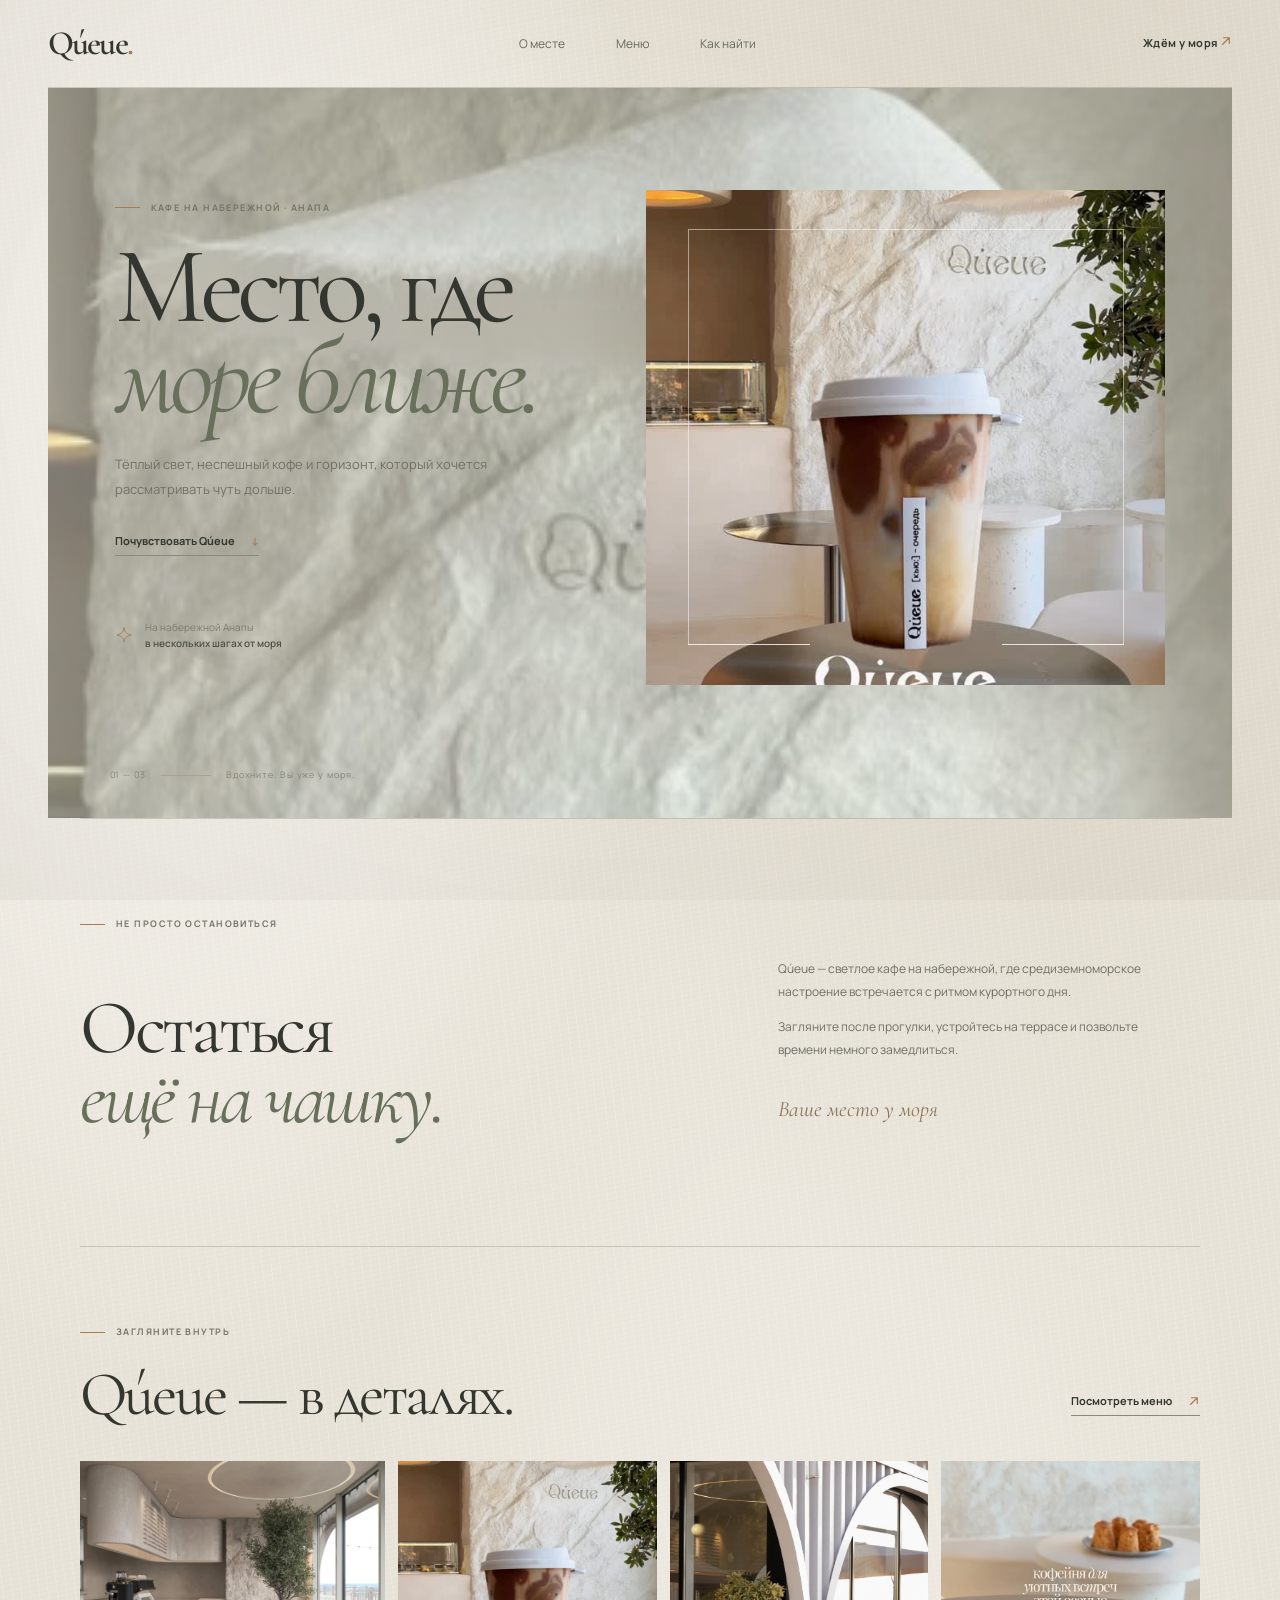
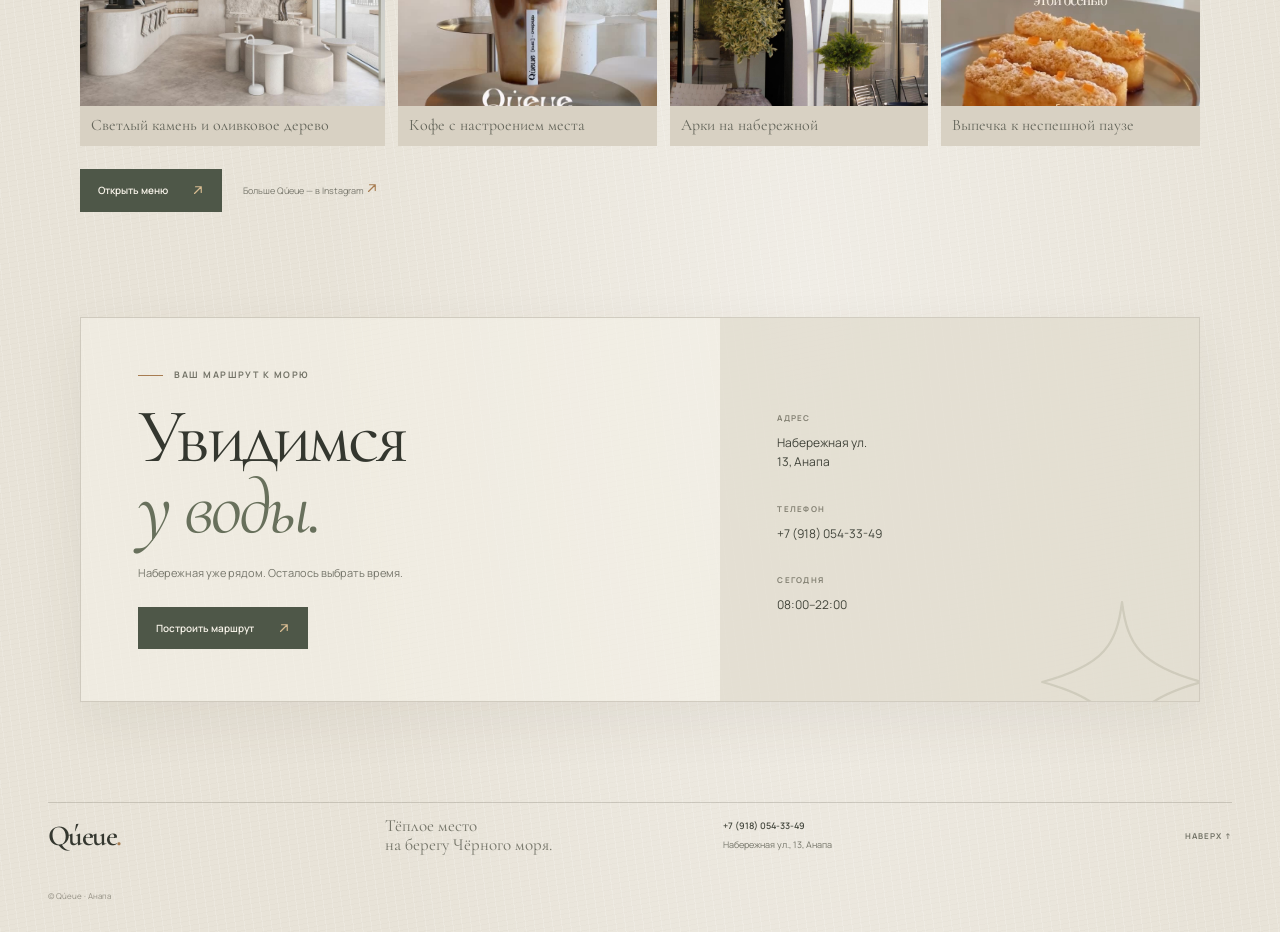
<file: index.html>
<!DOCTYPE html>
<html lang="ru">
<head>
    <meta charset="UTF-8">
    <meta name="viewport" content="width=device-width, initial-scale=1">
    <meta name="theme-color" content="#e9e4d8">
    <meta name="description" content="Qúeue — кофейня на набережной Анапы: кофе, десерты и панини в нескольких шагах от моря. Посмотрите меню и найдите кафе на карте.">
    <link rel="canonical" href="https://nexus-lus.github.io/queue-cafe/">
    <meta property="og:type" content="website">
    <meta property="og:locale" content="ru_RU">
    <meta property="og:site_name" content="Qúeue">
    <meta property="og:title" content="Qúeue — кофейня на набережной Анапы">
    <meta property="og:description" content="Кофе, десерты и панини в нескольких шагах от моря.">
    <meta property="og:url" content="https://nexus-lus.github.io/queue-cafe/">
    <meta property="og:image" content="https://nexus-lus.github.io/queue-cafe/assets/coffee-wall.jpg">
    <title>Qúeue — место, где море ближе</title>
    <script type="application/ld+json">
        {
            "@context": "https://schema.org",
            "@type": "CafeOrCoffeeShop",
            "name": "Qúeue",
            "description": "Кофейня на набережной Анапы с кофе, десертами и панини.",
            "url": "https://nexus-lus.github.io/queue-cafe/",
            "image": "https://nexus-lus.github.io/queue-cafe/assets/coffee-wall.jpg",
            "telephone": "+7-918-054-33-49",
            "address": {
                "@type": "PostalAddress",
                "streetAddress": "Набережная улица, 13",
                "addressLocality": "Анапа",
                "addressRegion": "Краснодарский край",
                "addressCountry": "RU"
            },
            "geo": {
                "@type": "GeoCoordinates",
                "latitude": 44.896053,
                "longitude": 37.310012
            },
            "hasMenu": "https://nexus-lus.github.io/queue-cafe/menu.html",
            "sameAs": [
                "https://www.instagram.com/queueanapa/"
            ]
        }
    </script>
    <link rel="preconnect" href="https://fonts.googleapis.com">
    <link rel="preconnect" href="https://fonts.gstatic.com" crossorigin>
    <link href="https://fonts.googleapis.com/css2?family=Cormorant+Garamond:wght@400;500;600&family=Manrope:wght@400;500;600;700&display=swap" rel="stylesheet">
    <link rel="stylesheet" href="styles.css?v=signature-menu">
    <script src="auth-config.js"></script>
    <script src="script.js" defer></script>
</head>
<body>
    <header class="site-header home-header">
        <a class="wordmark" href="#home" data-brand aria-label="Qúeue — главная">Qúeue<span class="wordmark-dot">.</span></a>
        <nav class="main-nav" aria-label="Основная навигация">
            <a href="#about">О месте</a>
            <a href="menu.html">Меню</a>
            <a href="#visit">Как найти</a>
        </nav>
        <a class="header-cta" href="https://yandex.ru/maps/?rtext=~44.896053%2C37.310012&amp;rtt=auto" target="_blank" rel="noreferrer">Ждём у моря <span class="arrow-icon" aria-hidden="true"><svg viewBox="0 0 12 12"><path d="M2.5 9.5 9.25 2.75M3.5 2.75h5.75V8.5"/></svg></span></a>
    </header>

    <main>
        <section class="hero" id="home">
            <div class="hero-copy">
                <p class="eyebrow"><span class="eyebrow-line"></span> КАФЕ НА НАБЕРЕЖНОЙ · АНАПА</p>
                <h1 data-title>Место,<br>где море <em>ближе.</em></h1>
                <p class="hero-description" data-subtitle>Тёплый свет, неспешный кофе и горизонт, который хочется рассматривать чуть дольше.</p>
                <a class="text-link" href="#about">Почувствовать Qúeue <span aria-hidden="true">↓</span></a>
                <div class="hero-note">
                    <span class="note-mark" aria-hidden="true"><svg viewBox="0 0 24 24"><path d="M12 2.5c.7 5.3 2.2 7.3 9.5 9.5-7.3 2.2-8.8 4.2-9.5 9.5-.7-5.3-2.2-7.3-9.5-9.5 7.3-2.2 8.8-4.2 9.5-9.5Z"/></svg></span>
                    <span>На набережной Анапы<br><strong>в нескольких шагах от моря</strong></span>
                </div>
            </div>

            <div class="hero-art">
                <img src="assets/coffee-wall.jpg" alt="Кофе Qúeue на фоне фактурной стены кафе" fetchpriority="high" decoding="async">
                <span class="hero-frame-line hero-frame-line-left" aria-hidden="true"></span>
                <span class="hero-frame-line hero-frame-line-right" aria-hidden="true"></span>
            </div>
            <div class="hero-bottom"><span>01 — 03</span><span class="bottom-rule"></span><span>Вдохните. Вы уже у моря.</span></div>
        </section>

        <section class="intro section-wrap" id="about">
            <p class="eyebrow"><span class="eyebrow-line"></span> НЕ ПРОСТО ОСТАНОВИТЬСЯ</p>
            <div class="intro-grid">
                <h2>Остаться<br><em>ещё на чашку.</em></h2>
                <div class="intro-copy">
                    <p>Qúeue — светлое кафе на набережной, где средиземноморское настроение встречается с ритмом курортного дня.</p>
                    <p>Загляните после прогулки, устройтесь на террасе и позвольте времени немного замедлиться.</p>
                    <span class="signature">Ваше место у моря</span>
                </div>
            </div>
        </section>

        <section class="photo-story section-wrap" id="photos">
            <div class="section-heading">
                <div>
                    <p class="eyebrow"><span class="eyebrow-line"></span> ЗАГЛЯНИТЕ ВНУТРЬ</p>
                    <h2>Qúeue — в деталях.</h2>
                </div>
                <a class="text-link menu-inline-link" href="menu.html">Посмотреть меню <span class="arrow-icon" aria-hidden="true"><svg viewBox="0 0 12 12"><path d="M2.5 9.5 9.25 2.75M3.5 2.75h5.75V8.5"/></svg></span></a>
            </div>
            <div class="photo-grid">
                <figure class="photo-tile photo-interior">
                    <img src="assets/cafe-interior.jpg" alt="Светлый интерьер Qúeue с оливковым деревом" loading="eager" decoding="async" fetchpriority="low">
                    <figcaption>Светлый камень и оливковое дерево</figcaption>
                </figure>
                <figure class="photo-tile photo-coffee">
                    <img src="assets/coffee-wall.jpg" alt="Фирменный кофе Qúeue у фактурной стены" loading="eager" decoding="async" fetchpriority="low">
                    <figcaption>Кофе с настроением места</figcaption>
                </figure>
                <figure class="photo-tile photo-exterior">
                    <img src="assets/terrace.jpg" alt="Арки и вход в кафе Qúeue" loading="eager" decoding="async" fetchpriority="low">
                    <figcaption>Арки на набережной</figcaption>
                </figure>
                <figure class="photo-tile photo-pastries">
                    <img src="assets/pastries.jpg" alt="Свежая выпечка и десерты Qúeue" loading="eager" decoding="async" fetchpriority="low">
                    <figcaption>Выпечка к неспешной паузе</figcaption>
                </figure>
            </div>
            <a class="button-link photo-menu-button" href="menu.html">Открыть меню <span class="arrow-icon" aria-hidden="true"><svg viewBox="0 0 12 12"><path d="M2.5 9.5 9.25 2.75M3.5 2.75h5.75V8.5"/></svg></span></a>
            <a class="instagram-link" href="https://www.instagram.com/queueanapa/" target="_blank" rel="noreferrer">Больше Qúeue — в Instagram <span class="arrow-icon" aria-hidden="true"><svg viewBox="0 0 12 12"><path d="M2.5 9.5 9.25 2.75M3.5 2.75h5.75V8.5"/></svg></span></a>
        </section>

        <section class="visit section-wrap" id="visit">
            <div class="visit-card">
                <div class="visit-main">
                    <p class="eyebrow"><span class="eyebrow-line"></span> ВАШ МАРШРУТ К МОРЮ</p>
                    <h2>Увидимся<br><em>у воды.</em></h2>
                    <p class="visit-invitation">Набережная уже рядом. Осталось выбрать время.</p>
                    <a class="button-link" href="https://yandex.ru/maps/?rtext=~44.896053%2C37.310012&amp;rtt=auto" target="_blank" rel="noreferrer">Построить маршрут <span class="arrow-icon" aria-hidden="true"><svg viewBox="0 0 12 12"><path d="M2.5 9.5 9.25 2.75M3.5 2.75h5.75V8.5"/></svg></span></a>
                </div>
                <div class="visit-details">
                    <div class="detail-block">
                        <span class="detail-label">АДРЕС</span>
                        <p data-address>Набережная ул., 13<br>Анапа</p>
                    </div>
                    <div class="detail-block">
                        <span class="detail-label">ТЕЛЕФОН</span>
                        <a data-phone-link href="tel:+79180543349" data-phone>+7 (918) 054-33-49</a>
                    </div>
                    <div class="detail-block">
                        <span class="detail-label">СЕГОДНЯ</span>
                        <p data-hours>08:00–22:00</p>
                    </div>
                    <span class="visit-flower" aria-hidden="true"><svg viewBox="0 0 100 100"><path d="M50 8c2.8 22 9.2 33.2 42 42-32.8 8.8-39.2 20-42 42-2.8-22-9.2-33.2-42-42C40.8 41.2 47.2 30 50 8Z"/></svg></span>
                </div>
            </div>
        </section>
    </main>

    <footer class="site-footer">
        <a class="wordmark footer-wordmark" href="#home" data-brand>Qúeue<span class="wordmark-dot">.</span></a>
        <p>Тёплое место<br>на берегу Чёрного моря.</p>
        <div class="footer-contact">
            <a data-phone-link href="tel:+79180543349" data-phone>+7 (918) 054-33-49</a>
            <span data-address>Набережная ул., 13, Анапа</span>
        </div>
        <a class="back-top" href="#home">НАВЕРХ ↑</a>
        <span class="footer-copy">© Qúeue · Анапа</span>
    </footer>
</body>
</html>
</file>
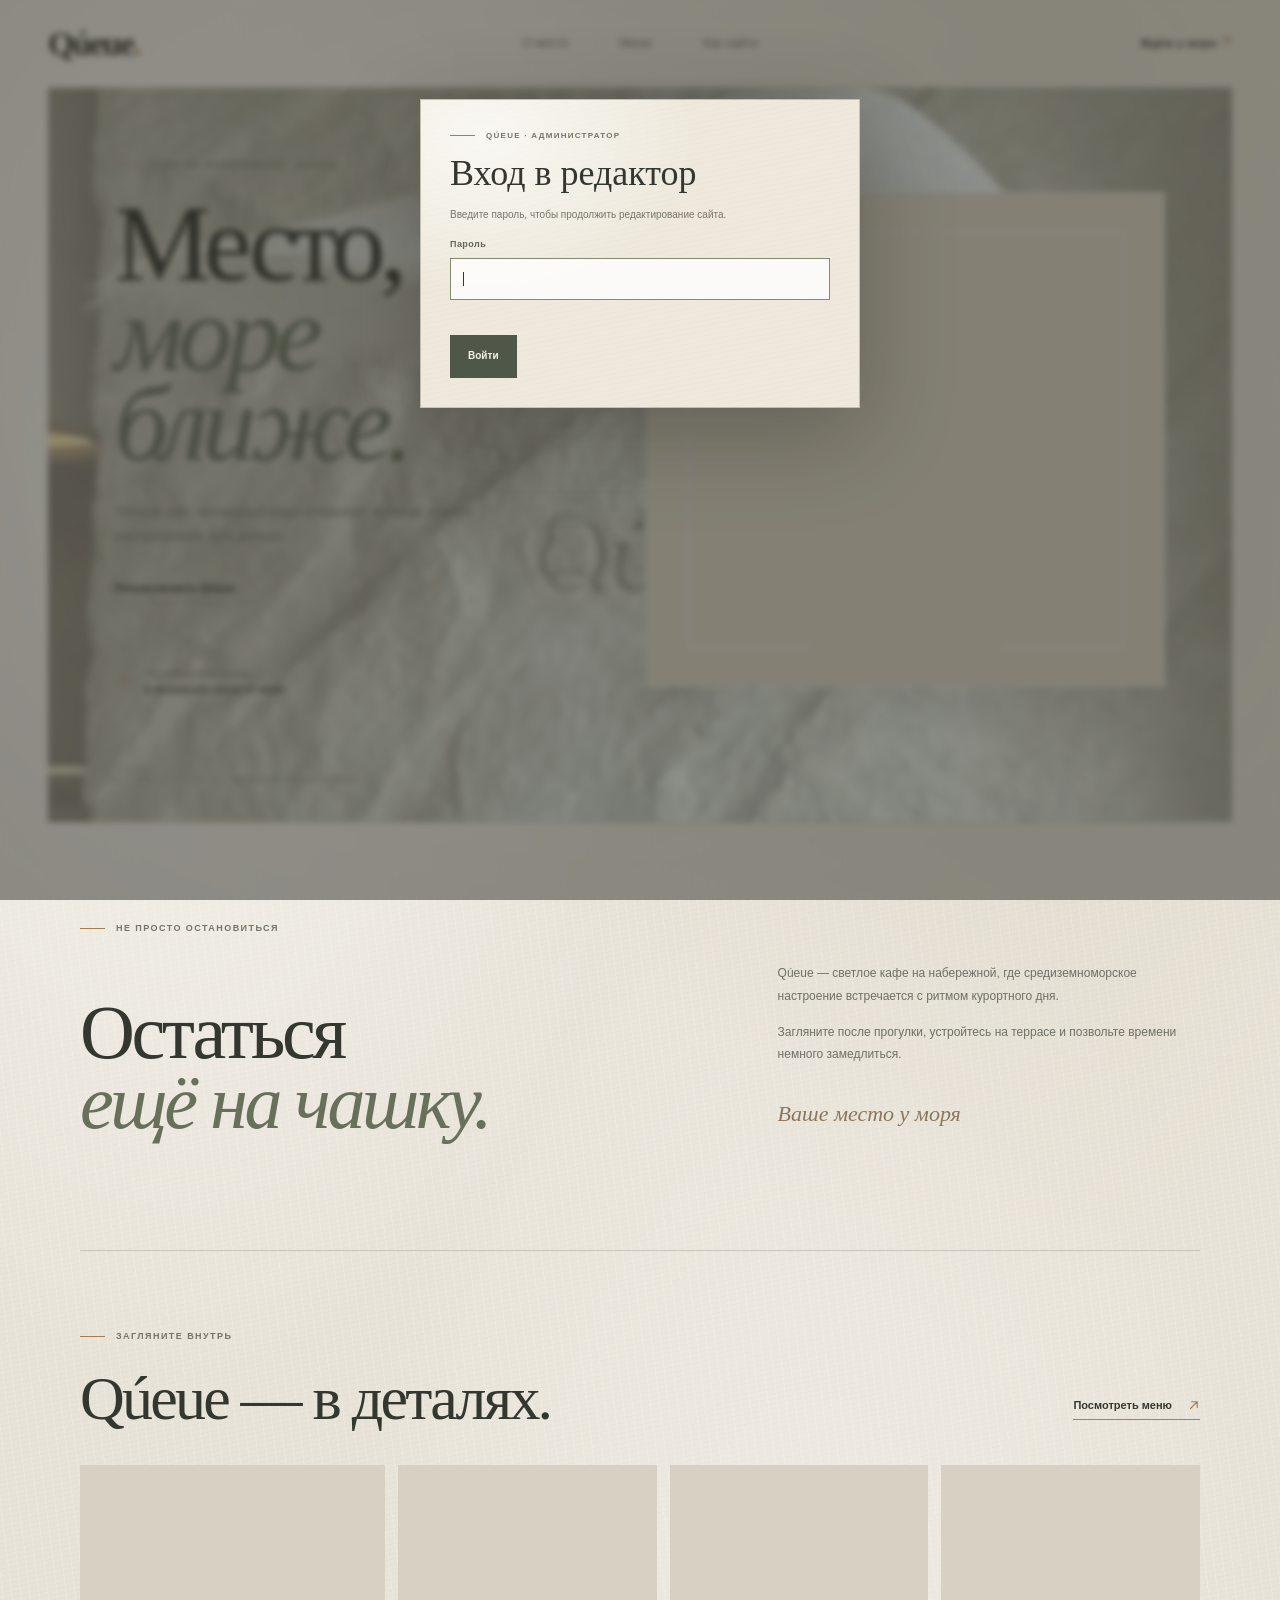
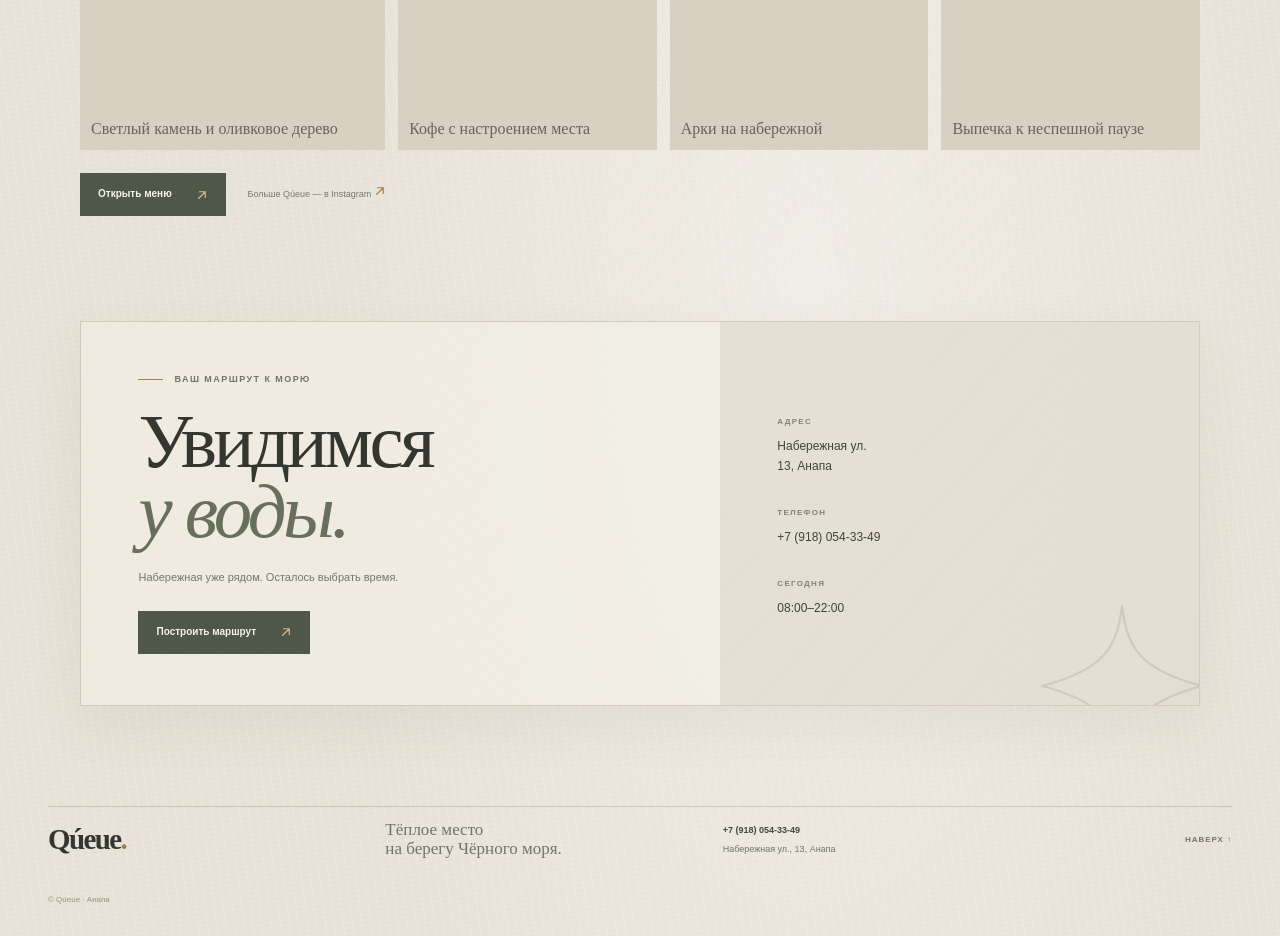
<file: admin.html>
<!DOCTYPE html>
<html lang="ru">
<head>
    <meta charset="UTF-8">
    <meta name="viewport" content="width=device-width, initial-scale=1">
    <meta http-equiv="refresh" content="0;url=index.html?admin=1">
    <meta name="theme-color" content="#e9e4d8">
    <title>Режим редактирования — Qúeue</title>
</head>
<body>
    <p>Открываем редактор сайта Qúeue…</p>
    <p><a href="index.html?admin=1">Если страница не открылась, нажмите здесь.</a></p>
</body>
</html>
</file>
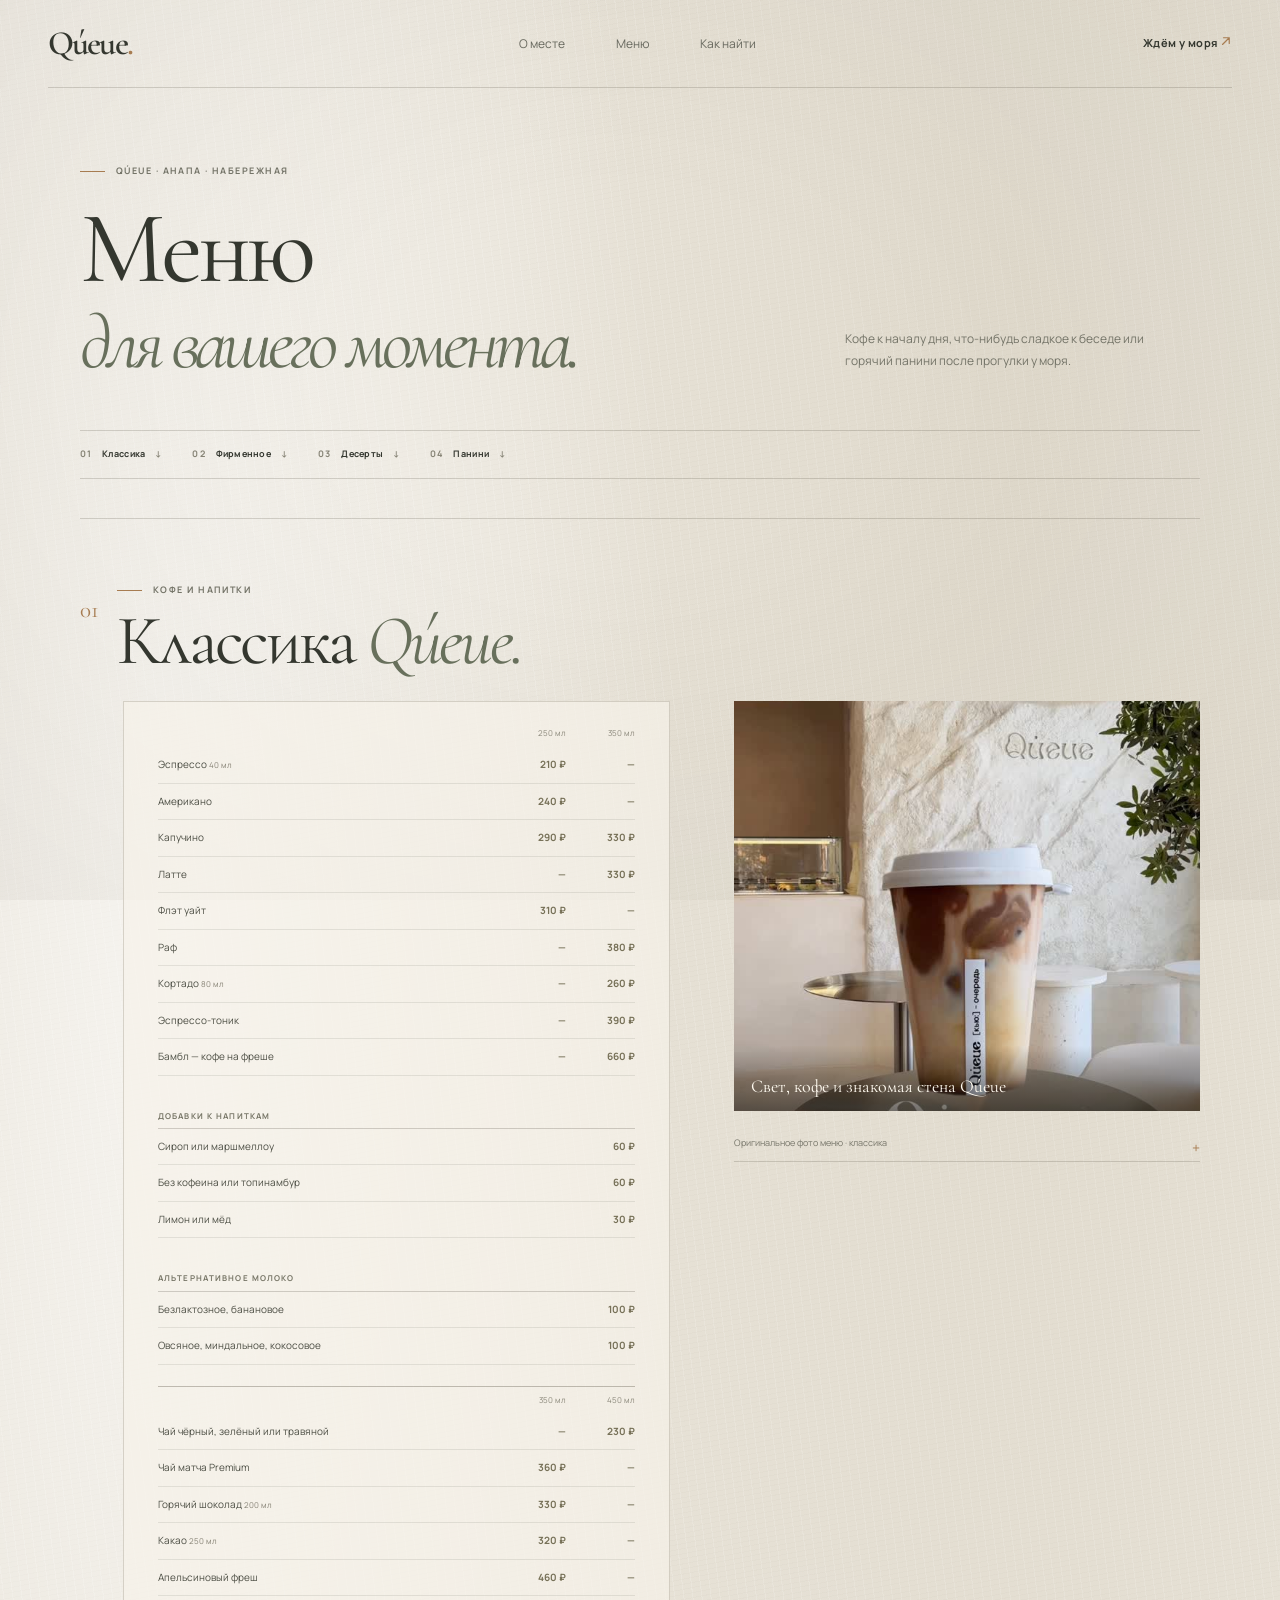
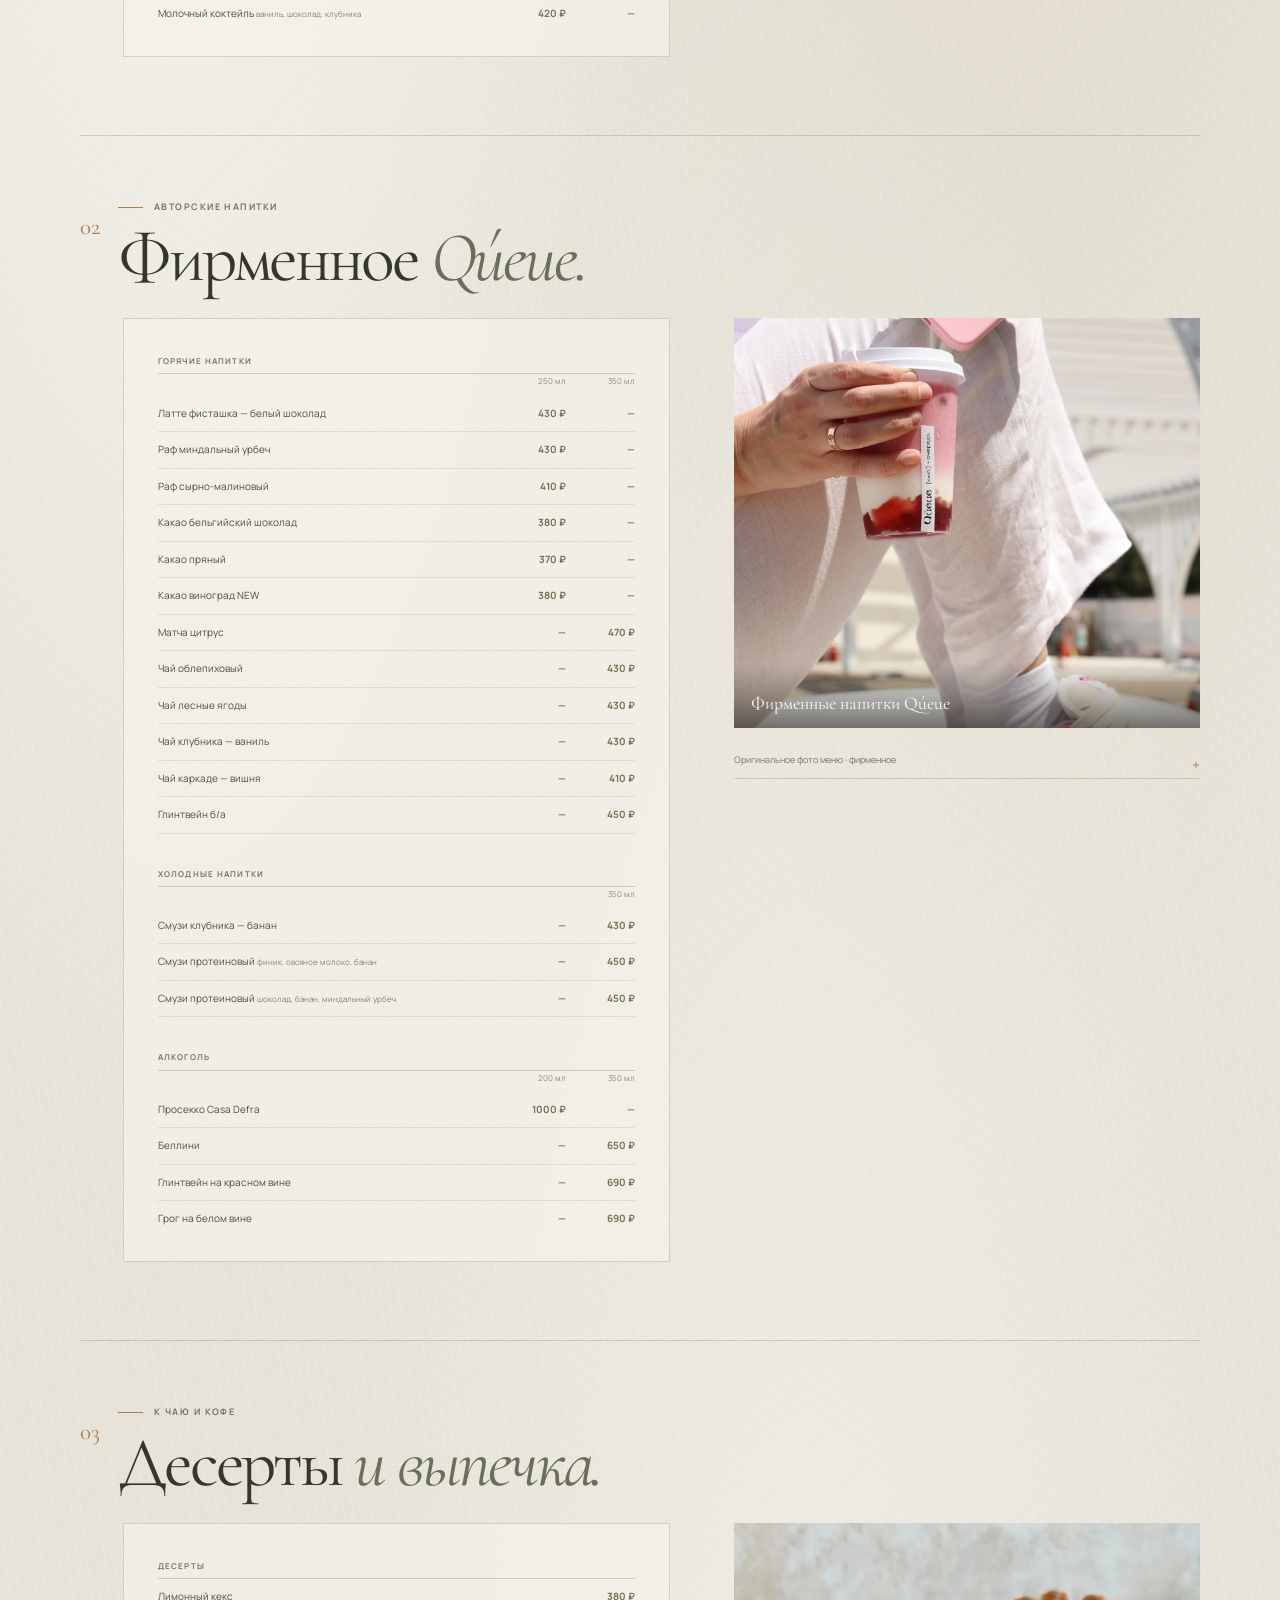
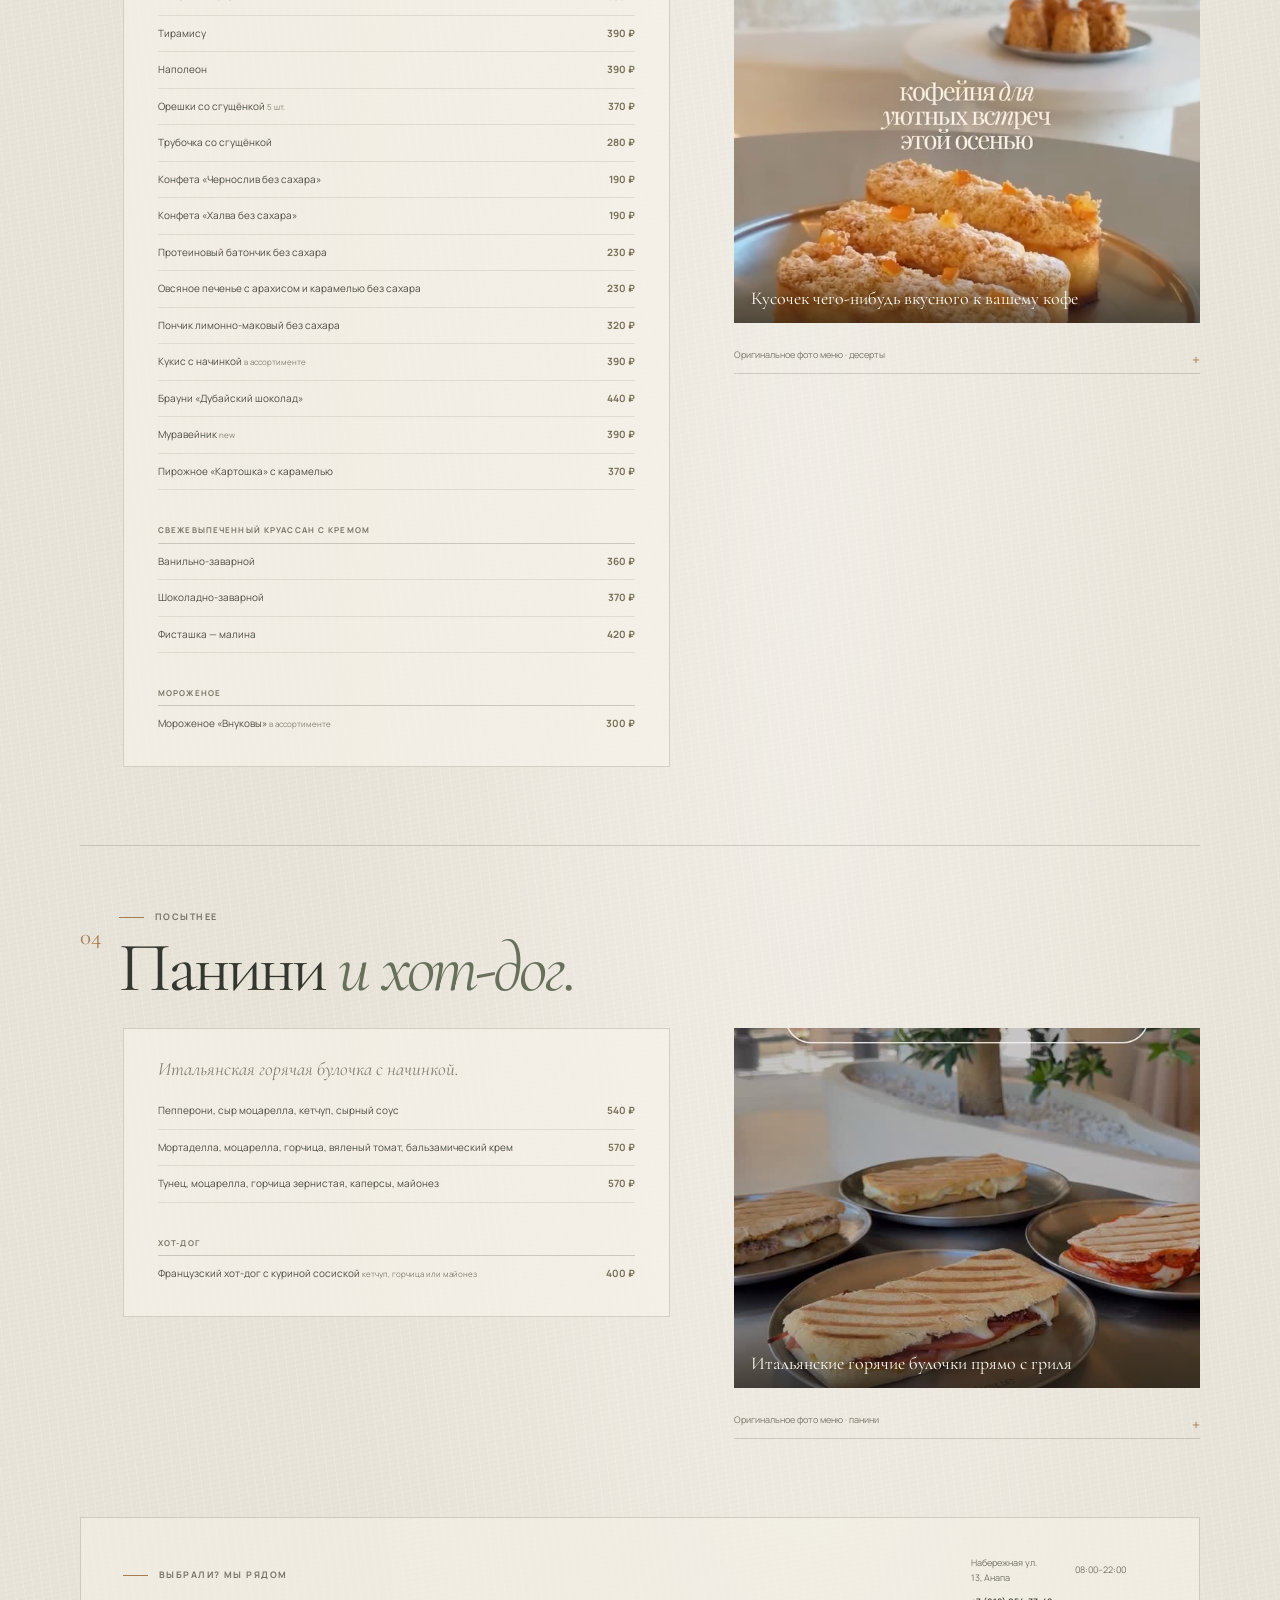
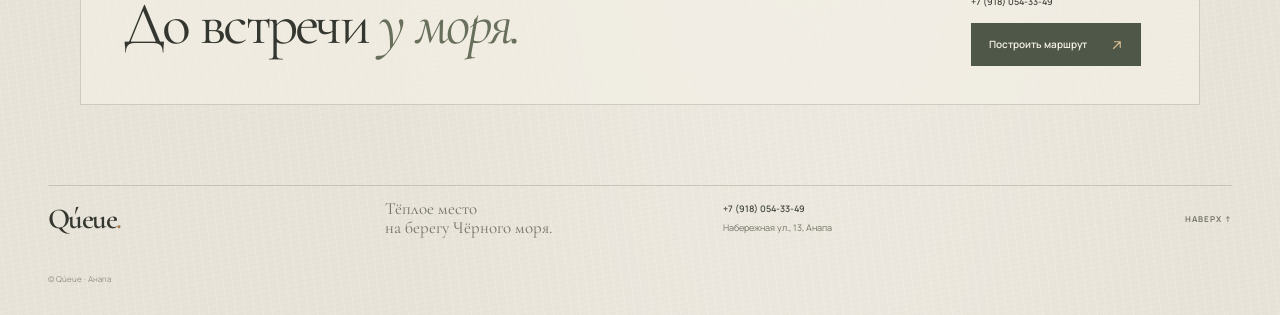
<file: menu.html>
<!DOCTYPE html>
<html lang="ru">
<head>
    <meta charset="UTF-8">
    <meta name="viewport" content="width=device-width, initial-scale=1">
    <meta name="theme-color" content="#e9e4d8">
    <meta name="description" content="Меню кофейни Qúeue в Анапе: классические и фирменные напитки, десерты, выпечка, панини и хот-доги.">
    <link rel="canonical" href="https://nexus-lus.github.io/queue-cafe/menu.html">
    <meta property="og:type" content="website">
    <meta property="og:locale" content="ru_RU">
    <meta property="og:site_name" content="Qúeue">
    <meta property="og:title" content="Меню Qúeue — кофейня в Анапе">
    <meta property="og:description" content="Классические и фирменные напитки, десерты, выпечка и горячие панини.">
    <meta property="og:url" content="https://nexus-lus.github.io/queue-cafe/menu.html">
    <meta property="og:image" content="https://nexus-lus.github.io/queue-cafe/assets/menu-classics.jpg">
    <title>Меню — Qúeue, Анапа</title>
    <link rel="preconnect" href="https://fonts.googleapis.com">
    <link rel="preconnect" href="https://fonts.gstatic.com" crossorigin>
    <link href="https://fonts.googleapis.com/css2?family=Cormorant+Garamond:wght@400;500;600&family=Manrope:wght@400;500;600;700&display=swap" rel="stylesheet">
    <link rel="stylesheet" href="styles.css?v=signature-menu">
    <script src="auth-config.js"></script>
    <script src="script.js" defer></script>
</head>
<body class="menu-page">
    <header class="site-header" id="top">
        <a class="wordmark" href="index.html" data-brand aria-label="Qúeue — главная">Qúeue<span class="wordmark-dot">.</span></a>
        <nav class="main-nav" aria-label="Основная навигация">
            <a href="index.html#about">О месте</a>
            <a href="menu.html" aria-current="page">Меню</a>
            <a href="index.html#visit">Как найти</a>
        </nav>
        <a class="header-cta" href="https://yandex.ru/maps/?rtext=~44.896053%2C37.310012&amp;rtt=auto" target="_blank" rel="noreferrer">Ждём у моря <span class="arrow-icon" aria-hidden="true"><svg viewBox="0 0 12 12"><path d="M2.5 9.5 9.25 2.75M3.5 2.75h5.75V8.5"/></svg></span></a>
    </header>

    <main>
        <section class="menu-hero section-wrap">
            <p class="eyebrow"><span class="eyebrow-line"></span> QÚEUE · АНАПА · НАБЕРЕЖНАЯ</p>
            <div class="menu-hero-row">
                <h1>Меню<br><em>для вашего момента.</em></h1>
                <p>Кофе к началу дня, что-нибудь сладкое к беседе или горячий панини после прогулки у моря.</p>
            </div>
            <nav class="menu-jump" aria-label="Разделы меню">
                <a href="#classic">01 <span>Классика</span> ↓</a>
                <a href="#signature" data-edit-key="menu:text:firmennye-jump">02 <span>Фирменное</span> ↓</a>
                <a href="#desserts">03 <span>Десерты</span> ↓</a>
                <a href="#panini">04 <span>Панини</span> ↓</a>
            </nav>
        </section>

        <section class="menu-category section-wrap" id="classic">
            <div class="menu-category-heading">
                <span class="category-number">01</span>
                <div>
                    <p class="eyebrow"><span class="eyebrow-line"></span> КОФЕ И НАПИТКИ</p>
                    <h2>Классика <em>Qúeue.</em></h2>
                </div>
            </div>
            <div class="menu-category-grid">
                <div class="menu-list-card">
                    <div class="menu-size-heading"><span></span><span>250 мл</span><span>350 мл</span></div>
                    <div class="menu-item menu-size-item"><span>Эспрессо <small>40 мл</small></span><span class="menu-price menu-size-prices"><span class="menu-size-price">210 ₽</span><span class="menu-size-price">—</span></span></div>
                    <div class="menu-item menu-size-item"><span>Американо</span><span class="menu-price menu-size-prices"><span class="menu-size-price">240 ₽</span><span class="menu-size-price">—</span></span></div>
                    <div class="menu-item menu-size-item"><span>Капучино</span><span class="menu-price menu-size-prices"><span class="menu-size-price">290 ₽</span><span class="menu-size-price">330 ₽</span></span></div>
                    <div class="menu-item menu-size-item"><span>Латте</span><span class="menu-price menu-size-prices"><span class="menu-size-price">—</span><span class="menu-size-price">330 ₽</span></span></div>
                    <div class="menu-item menu-size-item"><span>Флэт уайт</span><span class="menu-price menu-size-prices"><span class="menu-size-price">310 ₽</span><span class="menu-size-price">—</span></span></div>
                    <div class="menu-item menu-size-item"><span>Раф</span><span class="menu-price menu-size-prices"><span class="menu-size-price">—</span><span class="menu-size-price">380 ₽</span></span></div>
                    <div class="menu-item menu-size-item"><span>Кортадо <small>80 мл</small></span><span class="menu-price menu-size-prices"><span class="menu-size-price">—</span><span class="menu-size-price">260 ₽</span></span></div>
                    <div class="menu-item menu-size-item"><span>Эспрессо-тоник</span><span class="menu-price menu-size-prices"><span class="menu-size-price">—</span><span class="menu-size-price">390 ₽</span></span></div>
                    <div class="menu-item menu-size-item"><span>Бамбл — кофе на фреше</span><span class="menu-price menu-size-prices"><span class="menu-size-price">—</span><span class="menu-size-price">660 ₽</span></span></div>
                    <div class="menu-subheading">Добавки к напиткам</div>
                    <div class="menu-item"><span>Сироп или маршмеллоу</span><span class="menu-price">60 ₽</span></div>
                    <div class="menu-item"><span>Без кофеина или топинамбур</span><span class="menu-price">60 ₽</span></div>
                    <div class="menu-item"><span>Лимон или мёд</span><span class="menu-price">30 ₽</span></div>
                    <div class="menu-subheading">Альтернативное молоко</div>
                    <div class="menu-item"><span>Безлактозное, банановое</span><span class="menu-price">100 ₽</span></div>
                    <div class="menu-item"><span>Овсяное, миндальное, кокосовое</span><span class="menu-price">100 ₽</span></div>
                    <div class="menu-divider"></div>
                    <div class="menu-size-heading menu-size-heading-secondary"><span></span><span>350 мл</span><span>450 мл</span></div>
                    <div class="menu-item menu-size-item"><span>Чай чёрный, зелёный или травяной</span><span class="menu-price menu-size-prices"><span class="menu-size-price">—</span><span class="menu-size-price">230 ₽</span></span></div>
                    <div class="menu-item menu-size-item"><span>Чай матча Premium</span><span class="menu-price menu-size-prices"><span class="menu-size-price">360 ₽</span><span class="menu-size-price">—</span></span></div>
                    <div class="menu-item menu-size-item"><span>Горячий шоколад <small>200 мл</small></span><span class="menu-price menu-size-prices"><span class="menu-size-price">330 ₽</span><span class="menu-size-price">—</span></span></div>
                    <div class="menu-item menu-size-item"><span>Какао <small>250 мл</small></span><span class="menu-price menu-size-prices"><span class="menu-size-price">320 ₽</span><span class="menu-size-price">—</span></span></div>
                    <div class="menu-item menu-size-item"><span>Апельсиновый фреш</span><span class="menu-price menu-size-prices"><span class="menu-size-price">460 ₽</span><span class="menu-size-price">—</span></span></div>
                    <div class="menu-item menu-size-item"><span>Молочный коктейль <small>ваниль, шоколад, клубника</small></span><span class="menu-price menu-size-prices"><span class="menu-size-price">420 ₽</span><span class="menu-size-price">—</span></span></div>
                </div>
                <div class="menu-image-column">
                    <figure class="menu-photo menu-coffee-photo">
                        <img src="assets/coffee-wall.jpg" alt="Кофе Qúeue на фоне каменной стены" loading="eager" decoding="async" fetchpriority="low">
                        <figcaption>Свет, кофе и знакомая стена Qúeue</figcaption>
                    </figure>
                    <details class="original-menu">
                        <summary>Оригинальное фото меню · классика</summary>
                        <img src="assets/menu-classics.jpg" alt="Оригинальное фото раздела «Классика» с напитками и ценами" loading="eager" decoding="async" fetchpriority="low">
                    </details>
                </div>
            </div>
        </section>

        <section class="menu-category section-wrap" id="signature">
            <div class="menu-category-heading">
                <span class="category-number">02</span>
                <div>
                    <p class="eyebrow" data-edit-key="menu:text:firmennye-eyebrow"><span class="eyebrow-line"></span> АВТОРСКИЕ НАПИТКИ</p>
                    <h2 data-edit-key="menu:text:firmennye-title">Фирменное <em>Qúeue.</em></h2>
                </div>
            </div>
            <div class="menu-category-grid">
                <div class="menu-list-card">
                    <div class="menu-subheading menu-subheading-first" data-edit-key="menu:text:firmennye-hot-heading">Горячие напитки</div>
                    <div class="menu-size-heading">
                        <span></span>
                        <span data-edit-key="menu:text:firmennye-hot-250">250 мл</span>
                        <span data-edit-key="menu:text:firmennye-hot-350">350 мл</span>
                    </div>
                    <div class="menu-item menu-size-item">
                        <span data-edit-key="menu:text:firmennye-latte-name">Латте фисташка — белый шоколад</span>
                        <span class="menu-price menu-size-prices" data-edit-key="menu:text:firmennye-latte-price"><span class="menu-size-price">430 ₽</span><span class="menu-size-price">—</span></span>
                    </div>
                    <div class="menu-item menu-size-item">
                        <span data-edit-key="menu:text:firmennye-almond-raf-name">Раф миндальный урбеч</span>
                        <span class="menu-price menu-size-prices" data-edit-key="menu:text:firmennye-almond-raf-price"><span class="menu-size-price">430 ₽</span><span class="menu-size-price">—</span></span>
                    </div>
                    <div class="menu-item menu-size-item">
                        <span data-edit-key="menu:text:firmennye-raspberry-raf-name">Раф сырно-малиновый</span>
                        <span class="menu-price menu-size-prices" data-edit-key="menu:text:firmennye-raspberry-raf-price"><span class="menu-size-price">410 ₽</span><span class="menu-size-price">—</span></span>
                    </div>
                    <div class="menu-item menu-size-item">
                        <span data-edit-key="menu:text:firmennye-belgian-cocoa-name">Какао бельгийский шоколад</span>
                        <span class="menu-price menu-size-prices" data-edit-key="menu:text:firmennye-belgian-cocoa-price"><span class="menu-size-price">380 ₽</span><span class="menu-size-price">—</span></span>
                    </div>
                    <div class="menu-item menu-size-item">
                        <span data-edit-key="menu:text:firmennye-spicy-cocoa-name">Какао пряный</span>
                        <span class="menu-price menu-size-prices" data-edit-key="menu:text:firmennye-spicy-cocoa-price"><span class="menu-size-price">370 ₽</span><span class="menu-size-price">—</span></span>
                    </div>
                    <div class="menu-item menu-size-item">
                        <span data-edit-key="menu:text:firmennye-grape-cocoa-name">Какао виноград NEW</span>
                        <span class="menu-price menu-size-prices" data-edit-key="menu:text:firmennye-grape-cocoa-price"><span class="menu-size-price">380 ₽</span><span class="menu-size-price">—</span></span>
                    </div>
                    <div class="menu-item menu-size-item">
                        <span data-edit-key="menu:text:firmennye-citrus-matcha-name">Матча цитрус</span>
                        <span class="menu-price menu-size-prices" data-edit-key="menu:text:firmennye-citrus-matcha-price"><span class="menu-size-price">—</span><span class="menu-size-price">470 ₽</span></span>
                    </div>
                    <div class="menu-item menu-size-item">
                        <span data-edit-key="menu:text:firmennye-sea-buckthorn-name">Чай облепиховый</span>
                        <span class="menu-price menu-size-prices" data-edit-key="menu:text:firmennye-sea-buckthorn-price"><span class="menu-size-price">—</span><span class="menu-size-price">430 ₽</span></span>
                    </div>
                    <div class="menu-item menu-size-item">
                        <span data-edit-key="menu:text:firmennye-forest-berries-name">Чай лесные ягоды</span>
                        <span class="menu-price menu-size-prices" data-edit-key="menu:text:firmennye-forest-berries-price"><span class="menu-size-price">—</span><span class="menu-size-price">430 ₽</span></span>
                    </div>
                    <div class="menu-item menu-size-item">
                        <span data-edit-key="menu:text:firmennye-strawberry-tea-name">Чай клубника — ваниль</span>
                        <span class="menu-price menu-size-prices" data-edit-key="menu:text:firmennye-strawberry-tea-price"><span class="menu-size-price">—</span><span class="menu-size-price">430 ₽</span></span>
                    </div>
                    <div class="menu-item menu-size-item">
                        <span data-edit-key="menu:text:firmennye-hibiscus-tea-name">Чай каркаде — вишня</span>
                        <span class="menu-price menu-size-prices" data-edit-key="menu:text:firmennye-hibiscus-tea-price"><span class="menu-size-price">—</span><span class="menu-size-price">410 ₽</span></span>
                    </div>
                    <div class="menu-item menu-size-item">
                        <span data-edit-key="menu:text:firmennye-mulled-juice-name">Глинтвейн б/а</span>
                        <span class="menu-price menu-size-prices" data-edit-key="menu:text:firmennye-mulled-juice-price"><span class="menu-size-price">—</span><span class="menu-size-price">450 ₽</span></span>
                    </div>

                    <div class="menu-subheading" data-edit-key="menu:text:firmennye-cold-heading">Холодные напитки</div>
                    <div class="menu-size-heading menu-size-heading-secondary">
                        <span></span><span></span><span>350 мл</span>
                    </div>
                    <div class="menu-item menu-size-item">
                        <span data-edit-key="menu:text:firmennye-strawberry-smoothie-name">Смузи клубника — банан</span>
                        <span class="menu-price menu-size-prices" data-edit-key="menu:text:firmennye-strawberry-smoothie-price"><span class="menu-size-price">—</span><span class="menu-size-price">430 ₽</span></span>
                    </div>
                    <div class="menu-item menu-size-item">
                        <span data-edit-key="menu:text:firmennye-date-smoothie-name">Смузи протеиновый <small>финик, овсяное молоко, банан</small></span>
                        <span class="menu-price menu-size-prices" data-edit-key="menu:text:firmennye-date-smoothie-price"><span class="menu-size-price">—</span><span class="menu-size-price">450 ₽</span></span>
                    </div>
                    <div class="menu-item menu-size-item">
                        <span data-edit-key="menu:text:firmennye-chocolate-smoothie-name">Смузи протеиновый <small>шоколад, банан, миндальный урбеч</small></span>
                        <span class="menu-price menu-size-prices" data-edit-key="menu:text:firmennye-chocolate-smoothie-price"><span class="menu-size-price">—</span><span class="menu-size-price">450 ₽</span></span>
                    </div>

                    <div class="menu-subheading" data-edit-key="menu:text:firmennye-alcohol-heading">Алкоголь</div>
                    <div class="menu-size-heading menu-size-heading-secondary">
                        <span></span><span>200 мл</span><span>350 мл</span>
                    </div>
                    <div class="menu-item menu-size-item">
                        <span data-edit-key="menu:text:firmennye-prosecco-name">Просекко Casa Defra</span>
                        <span class="menu-price menu-size-prices" data-edit-key="menu:text:firmennye-prosecco-price"><span class="menu-size-price">1000 ₽</span><span class="menu-size-price">—</span></span>
                    </div>
                    <div class="menu-item menu-size-item">
                        <span data-edit-key="menu:text:firmennye-bellini-name">Беллини</span>
                        <span class="menu-price menu-size-prices" data-edit-key="menu:text:firmennye-bellini-price"><span class="menu-size-price">—</span><span class="menu-size-price">650 ₽</span></span>
                    </div>
                    <div class="menu-item menu-size-item">
                        <span data-edit-key="menu:text:firmennye-red-mulled-name">Глинтвейн на красном вине</span>
                        <span class="menu-price menu-size-prices" data-edit-key="menu:text:firmennye-red-mulled-price"><span class="menu-size-price">—</span><span class="menu-size-price">690 ₽</span></span>
                    </div>
                    <div class="menu-item menu-size-item">
                        <span data-edit-key="menu:text:firmennye-white-grog-name">Грог на белом вине</span>
                        <span class="menu-price menu-size-prices" data-edit-key="menu:text:firmennye-white-grog-price"><span class="menu-size-price">—</span><span class="menu-size-price">690 ₽</span></span>
                    </div>
                </div>
                <div class="menu-image-column">
                    <figure class="menu-photo menu-signature-photo">
                        <img src="assets/signature-drinks-instagram.jpg" alt="Айс-матча с клубникой Qúeue" loading="eager" decoding="async" fetchpriority="low" data-edit-key="menu:image:firmennye-photo">
                        <figcaption data-edit-key="menu:text:firmennye-caption">Фирменные напитки Qúeue</figcaption>
                    </figure>
                    <details class="original-menu">
                        <summary>Оригинальное фото меню · фирменное</summary>
                        <img src="assets/menu-signature-original.jpeg" alt="Оригинальное фото раздела «Фирменное» с горячими, холодными напитками и алкоголем" loading="eager" decoding="async" fetchpriority="low" data-edit-key="menu:image:firmennye-original-menu">
                    </details>
                </div>
            </div>
        </section>

        <section class="menu-category section-wrap" id="desserts">
            <div class="menu-category-heading">
                <span class="category-number">03</span>
                <div>
                    <p class="eyebrow"><span class="eyebrow-line"></span> К ЧАЮ И КОФЕ</p>
                    <h2>Десерты <em>и выпечка.</em></h2>
                </div>
            </div>
            <div class="menu-category-grid">
                <div class="menu-list-card">
                    <div class="menu-subheading menu-subheading-first">Десерты</div>
                    <div class="menu-item"><span>Лимонный кекс</span><span class="menu-price">380 ₽</span></div>
                    <div class="menu-item"><span>Тирамису</span><span class="menu-price">390 ₽</span></div>
                    <div class="menu-item"><span>Наполеон</span><span class="menu-price">390 ₽</span></div>
                    <div class="menu-item"><span>Орешки со сгущёнкой <small>5 шт.</small></span><span class="menu-price">370 ₽</span></div>
                    <div class="menu-item"><span>Трубочка со сгущёнкой</span><span class="menu-price">280 ₽</span></div>
                    <div class="menu-item"><span>Конфета «Чернослив без сахара»</span><span class="menu-price">190 ₽</span></div>
                    <div class="menu-item"><span>Конфета «Халва без сахара»</span><span class="menu-price">190 ₽</span></div>
                    <div class="menu-item"><span>Протеиновый батончик без сахара</span><span class="menu-price">230 ₽</span></div>
                    <div class="menu-item"><span>Овсяное печенье с арахисом и карамелью без сахара</span><span class="menu-price">230 ₽</span></div>
                    <div class="menu-item"><span>Пончик лимонно-маковый без сахара</span><span class="menu-price">320 ₽</span></div>
                    <div class="menu-item"><span>Кукис с начинкой <small>в ассортименте</small></span><span class="menu-price">390 ₽</span></div>
                    <div class="menu-item"><span>Брауни «Дубайский шоколад»</span><span class="menu-price">440 ₽</span></div>
                    <div class="menu-item"><span>Муравейник <small>new</small></span><span class="menu-price">390 ₽</span></div>
                    <div class="menu-item"><span>Пирожное «Картошка» с карамелью</span><span class="menu-price">370 ₽</span></div>
                    <div class="menu-subheading">Свежевыпеченный круассан с кремом</div>
                    <div class="menu-item"><span>Ванильно-заварной</span><span class="menu-price">360 ₽</span></div>
                    <div class="menu-item"><span>Шоколадно-заварной</span><span class="menu-price">370 ₽</span></div>
                    <div class="menu-item"><span>Фисташка — малина</span><span class="menu-price">420 ₽</span></div>
                    <div class="menu-subheading">Мороженое</div>
                    <div class="menu-item"><span>Мороженое «Внуковы» <small>в ассортименте</small></span><span class="menu-price">300 ₽</span></div>
                </div>
                <div class="menu-image-column">
                    <figure class="menu-photo menu-dessert-photo">
                        <img src="assets/pastries.jpg" alt="Десерты Qúeue на тарелке" loading="eager" decoding="async" fetchpriority="low">
                        <figcaption>Кусочек чего-нибудь вкусного к вашему кофе</figcaption>
                    </figure>
                    <details class="original-menu">
                        <summary>Оригинальное фото меню · десерты</summary>
                        <img src="assets/menu-desserts.jpg" alt="Оригинальное фото разделов «Десерты», «Круассан» и «Мороженое» с ценами" loading="eager" decoding="async" fetchpriority="low">
                    </details>
                </div>
            </div>
        </section>

        <section class="menu-category section-wrap" id="panini">
            <div class="menu-category-heading">
                <span class="category-number">04</span>
                <div>
                    <p class="eyebrow"><span class="eyebrow-line"></span> ПОСЫТНЕЕ</p>
                    <h2>Панини <em>и хот-дог.</em></h2>
                </div>
            </div>
            <div class="menu-category-grid">
                <div class="menu-list-card">
                    <p class="menu-intro">Итальянская горячая булочка с начинкой.</p>
                    <div class="menu-item"><span>Пепперони, сыр моцарелла, кетчуп, сырный соус</span><span class="menu-price">540 ₽</span></div>
                    <div class="menu-item"><span>Мортаделла, моцарелла, горчица, вяленый томат, бальзамический крем</span><span class="menu-price">570 ₽</span></div>
                    <div class="menu-item"><span>Тунец, моцарелла, горчица зернистая, каперсы, майонез</span><span class="menu-price">570 ₽</span></div>
                    <div class="menu-subheading">Хот-дог</div>
                    <div class="menu-item"><span>Французский хот-дог с куриной сосиской <small>кетчуп, горчица или майонез</small></span><span class="menu-price">400 ₽</span></div>
                </div>
                <div class="menu-image-column">
                    <figure class="menu-photo menu-panini-photo">
                        <img src="assets/panini.jpg" alt="Римские горячие панини Qúeue с разными начинками" loading="eager" decoding="async" fetchpriority="low">
                        <figcaption>Итальянские горячие булочки прямо с гриля</figcaption>
                    </figure>
                    <details class="original-menu">
                        <summary>Оригинальное фото меню · панини</summary>
                        <img src="assets/menu-panini.jpg" alt="Оригинальное фото разделов «Панини» и «Хот-дог» с ценами" loading="eager" decoding="async" fetchpriority="low">
                    </details>
                </div>
            </div>
        </section>

        <section class="menu-visit section-wrap">
            <div>
                <p class="eyebrow"><span class="eyebrow-line"></span> ВЫБРАЛИ? МЫ РЯДОМ</p>
                <h2>До встречи <em>у моря.</em></h2>
            </div>
            <div class="menu-visit-details">
                <p data-address>Набережная ул., 13, Анапа</p>
                <p data-hours>08:00–22:00</p>
                <a data-phone-link href="tel:+79180543349" data-phone>+7 (918) 054-33-49</a>
                <a class="button-link" href="https://yandex.ru/maps/?rtext=~44.896053%2C37.310012&amp;rtt=auto" target="_blank" rel="noreferrer">Построить маршрут <span class="arrow-icon" aria-hidden="true"><svg viewBox="0 0 12 12"><path d="M2.5 9.5 9.25 2.75M3.5 2.75h5.75V8.5"/></svg></span></a>
            </div>
        </section>
    </main>

    <footer class="site-footer">
        <a class="wordmark footer-wordmark" href="index.html" data-brand>Qúeue<span class="wordmark-dot">.</span></a>
        <p>Тёплое место<br>на берегу Чёрного моря.</p>
        <div class="footer-contact">
            <a data-phone-link href="tel:+79180543349" data-phone>+7 (918) 054-33-49</a>
            <span data-address>Набережная ул., 13, Анапа</span>
        </div>
        <a class="back-top" href="#top">НАВЕРХ ↑</a>
        <span class="footer-copy">© Qúeue · Анапа</span>
    </footer>
</body>
</html>
</file>
<file: styles.css>
:root {
    color-scheme: light;
    --ink: #34372f;
    --muted: #77786d;
    --olive: #68705c;
    --olive-dark: #4e5748;
    --sand: #ddd4c2;
    --paper: #f3efe6;
    --line: rgba(86, 82, 68, 0.22);
    --serif: "Cormorant Garamond", Georgia, serif;
    --sans: "Manrope", "Segoe UI", sans-serif;
}

* { box-sizing: border-box; }
html { scroll-behavior: smooth; }
body {
    margin: 0;
    color: var(--ink);
    background-color: #e8e3d8;
    background-image:
        radial-gradient(ellipse at 14% 18%, rgba(255,255,255,.62), transparent 32%),
        radial-gradient(ellipse at 79% 8%, rgba(183,171,145,.17), transparent 35%),
        radial-gradient(ellipse at 63% 74%, rgba(255,255,255,.36), transparent 43%),
        repeating-linear-gradient(169deg, rgba(102,93,76,.025) 0 1px, transparent 1px 5px),
        repeating-linear-gradient(83deg, rgba(255,255,255,.16) 0 1px, transparent 1px 9px);
    font-family: var(--sans);
    font-size: 14px;
    line-height: 1.65;
    -webkit-font-smoothing: antialiased;
}
body::before {
    position: fixed;
    z-index: -1;
    inset: 0;
    background: radial-gradient(ellipse at 48% 42%, transparent 25%, rgba(100, 91, 73, .055) 100%);
    content: "";
    pointer-events: none;
}
a { color: inherit; text-decoration: none; }
button, input, textarea { font: inherit; }
::selection { color: #fff; background: var(--olive); }

.site-header {
    width: min(1320px, calc(100% - 96px));
    min-height: 88px;
    margin: 0 auto;
    display: flex;
    align-items: center;
    justify-content: space-between;
    border-bottom: 1px solid var(--line);
}
.home-header {
    background: transparent;
}
.wordmark {
    font-family: var(--serif);
    font-size: 34px;
    font-weight: 600;
    letter-spacing: -.055em;
    line-height: 1;
}
.wordmark-dot { color: #a77c51; }
.main-nav { display: flex; gap: clamp(24px, 4vw, 58px); color: #68695f; font-size: 12px; }
.main-nav a, .header-cta, .text-link, .back-top { transition: color .2s ease; }
.main-nav a:hover, .text-link:hover, .back-top:hover { color: #a77c51; }
.header-cta { padding: 10px 0; font-size: 11px; font-weight: 700; letter-spacing: .04em; }
.header-cta span { padding-left: 9px; color: #a77c51; }
.arrow-icon { display: inline-flex; flex: 0 0 12px; align-items: center; justify-content: center; width: 12px; height: 12px; }
.arrow-icon svg { display: block; width: 100%; height: 100%; fill: none; stroke: currentColor; stroke-linecap: round; stroke-linejoin: round; stroke-width: 1.15; }
.header-cta .arrow-icon, .text-link .arrow-icon, .button-link .arrow-icon, .instagram-link .arrow-icon { padding-left: 0; }

.hero {
    position: relative;
    width: min(1320px, calc(100% - 96px));
    min-height: min(730px, calc(100vh - 88px));
    margin: 0 auto;
    display: grid;
    grid-template-columns: .92fr 1.08fr;
    align-items: center;
    gap: clamp(30px, 7vw, 110px);
    padding: 70px 5.2% 102px;
    background-image:
        linear-gradient(90deg, rgba(237,233,222,.53), rgba(237,233,222,.32) 54%, rgba(237,233,222,.5)),
        var(--wall-image, url("assets/stone-wall.jpg"));
    background-attachment: fixed;
    background-position: center, center 43%;
    background-size: cover;
}
.hero-copy { position: relative; z-index: 1; padding-bottom: 22px; }
.eyebrow {
    display: flex;
    align-items: center;
    gap: 11px;
    margin: 0 0 26px;
    color: #747468;
    font-size: 9px;
    font-weight: 700;
    letter-spacing: .16em;
}
.eyebrow-line { width: 25px; height: 1px; background: #a77c51; }
h1, h2, h3, p { margin-top: 0; }
.hero h1 {
    margin: 0;
    font-family: var(--serif);
    font-size: clamp(68px, 8.5vw, 118px);
    font-weight: 400;
    letter-spacing: -.055em;
    line-height: .83;
}
h1 em, h2 em { color: var(--olive); font-weight: 400; }
.hero-description {
    max-width: 380px;
    margin: 30px 0 27px;
    color: #6f7067;
    font-size: 13px;
    line-height: 1.9;
}
.text-link { display: inline-flex; gap: 16px; align-items: center; padding-bottom: 5px; border-bottom: 1px solid #8a897c; font-size: 11px; font-weight: 700; }
.text-link span { color: #a77c51; }
.hero-note { display: flex; gap: 12px; align-items: center; margin-top: 63px; color: #7d7b70; font-size: 10px; line-height: 1.6; }
.hero-note strong { color: #4e5148; font-weight: 600; }
.note-mark { flex: 0 0 18px; width: 18px; height: 18px; color: #a77c51; }
.note-mark svg, .visit-flower svg { display: block; width: 100%; height: 100%; fill: none; stroke: currentColor; stroke-linecap: round; stroke-linejoin: round; stroke-width: 1.2; }

.hero-art {
    position: relative;
    min-height: 495px;
    overflow: hidden;
    background: #d6cfbf;
    box-shadow: inset 0 0 0 1px rgba(255,255,255,.35), 0 22px 65px rgba(80, 72, 57, .12);
}
.hero-art img { position: absolute; inset: 0; width: 100%; height: 100%; object-fit: cover; object-position: center 42%; }
.hero-art::before {
    position: absolute;
    z-index: 1;
    inset: 8% 8%;
    border: 1px solid rgba(255,255,255,.48);
    border-bottom: 0;
    content: "";
    pointer-events: none;
}
.hero-frame-line {
    position: absolute;
    z-index: 1;
    bottom: 8%;
    width: 23.5%;
    height: 1px;
    background: rgba(255,255,255,.8);
    pointer-events: none;
}
.hero-frame-line-left { left: 8%; }
.hero-frame-line-right { right: 8%; }
.art-caption { position: absolute; z-index: 2; right: 10%; bottom: 9%; color: #f7f3e9; font-size: 8px; font-weight: 700; letter-spacing: .13em; text-shadow: 0 1px 8px rgba(30,28,22,.55); text-transform: uppercase; }
.hero-bottom { position: absolute; right: 5.2%; bottom: 35px; left: 5.2%; display: flex; align-items: center; gap: 15px; color: #868477; font-size: 9px; letter-spacing: .1em; }
.bottom-rule { width: 50px; height: 1px; background: #aaa28e; }

.section-wrap { width: min(1120px, calc(100% - 96px)); margin: 0 auto; }
.intro { padding-top: 98px; padding-bottom: 112px; border-top: 1px solid var(--line); }
.intro-grid { display: grid; grid-template-columns: 1fr .75fr; gap: 12%; align-items: end; }
.intro h2, .section-heading h2, .visit h2 {
    margin: 0;
    font-family: var(--serif);
    font-size: clamp(48px, 6vw, 76px);
    font-weight: 400;
    letter-spacing: -.045em;
    line-height: .92;
}
.intro-copy { max-width: 400px; padding-bottom: 3px; color: #6f7067; font-size: 12px; line-height: 1.9; }
.intro-copy p { margin-bottom: 13px; }
.signature { display: inline-block; margin-top: 14px; color: #8c765b; font-family: var(--serif); font-size: 22px; font-style: italic; }

.photo-story { padding-top: 78px; padding-bottom: 100px; border-top: 1px solid var(--line); }
.section-heading { display: flex; justify-content: space-between; align-items: end; margin-bottom: 38px; }
.section-heading h2 { font-size: clamp(42px, 5vw, 62px); }
.menu-inline-link { margin: 0 0 7px; white-space: nowrap; }
.photo-grid { display: grid; grid-template-columns: 1.18fr 1fr 1fr 1fr; gap: 13px; }
.photo-tile { position: relative; min-width: 0; margin: 0; overflow: hidden; background: #d8d1c3; }
.photo-tile img { display: block; width: 100%; height: 245px; object-fit: cover; transition: transform .6s ease; }
.photo-tile:hover img { transform: scale(1.035); }
.photo-interior img { object-position: 54% center; }
.photo-coffee img { object-position: center 44%; }
.photo-exterior img { object-position: center 45%; }
.photo-pastries img { object-position: center 52%; }
.photo-tile figcaption { padding: 10px 11px 12px; color: #65665b; font-family: var(--serif); font-size: 16px; line-height: 1.15; }
.photo-menu-button { margin-top: 23px; }
.instagram-link { display: inline-block; margin-left: 18px; color: #79786d; font-size: 9px; transition: color .2s ease; }
.instagram-link span { padding-left: 5px; color: #a77c51; }
.instagram-link:hover { color: #a77c51; }

/* Menu */
.menu-hero { padding-top: 76px; padding-bottom: 39px; }
.menu-hero h1 { margin: 0; font-family: var(--serif); font-size: clamp(66px, 8vw, 104px); font-weight: 400; letter-spacing: -.05em; line-height: .84; }
.menu-hero h1 em { font-size: .73em; }
.menu-hero-row { display: flex; align-items: end; justify-content: space-between; gap: 40px; }
.menu-hero-row > p { max-width: 310px; margin: 0 4% 5px 0; color: #747468; font-size: 12px; line-height: 1.85; }
.menu-jump { display: flex; gap: 30px; margin-top: 53px; padding: 16px 0; border-top: 1px solid var(--line); border-bottom: 1px solid var(--line); }
.menu-jump a { display: flex; gap: 10px; color: #858274; font-size: 9px; font-weight: 700; letter-spacing: .12em; }
.menu-jump a span { color: var(--ink); letter-spacing: .03em; }
.menu-jump a:hover span { color: #a77c51; }
.menu-category { padding: 64px 0 78px; border-top: 1px solid var(--line); scroll-margin-top: 24px; }
.menu-category-heading { display: flex; align-items: flex-start; gap: 18px; margin-bottom: 27px; }
.category-number { padding-top: 9px; color: #a77c51; font-family: var(--serif); font-size: 23px; }
.menu-category-heading .eyebrow { margin-bottom: 10px; }
.menu-category-heading h2, .menu-visit h2 { margin: 0; font-family: var(--serif); font-size: clamp(48px, 6vw, 70px); font-weight: 400; letter-spacing: -.045em; line-height: .95; }
.menu-category-grid { display: grid; grid-template-columns: 1.08fr .92fr; gap: clamp(25px, 5vw, 64px); align-items: start; padding-left: 43px; }
.menu-list-card { padding: 24px clamp(19px, 3vw, 34px); border: 1px solid rgba(112,104,84,.24); background: rgba(246,242,233,.69); }
.menu-size-heading { display: grid; grid-template-columns: 1fr 62px 62px; gap: 7px; padding-bottom: 8px; color: #8a877a; font-size: 8px; text-align: right; }
.menu-item { display: grid; grid-template-columns: minmax(0, 1fr) auto; gap: 14px; align-items: baseline; padding: 10px 0; border-bottom: 1px solid rgba(86,82,68,.12); color: #4c4e44; font-size: 10px; line-height: 1.55; }
.menu-item.menu-size-item { grid-template-columns: minmax(0, 1fr) 62px 62px; gap: 7px; }
.menu-size-prices { display: grid; grid-column: 2 / 4; grid-template-columns: repeat(2, 62px); gap: 7px; }
.menu-size-price { text-align: right; }
.menu-item:last-child { border-bottom: 0; }
.menu-item small { color: #858174; font-size: 8px; }
.menu-price { color: #777158; font-size: 10px; font-weight: 700; white-space: nowrap; }
.menu-subheading { margin-top: 22px; padding: 11px 0 6px; border-bottom: 1px solid rgba(86,82,68,.25); color: #787768; font-size: 8px; font-weight: 700; letter-spacing: .14em; text-transform: uppercase; }
.menu-subheading-first { margin-top: 0; }
.menu-divider { height: 1px; margin: 21px 0 6px; background: rgba(86,82,68,.35); }
.menu-intro { margin: 0 0 9px; color: #858174; font-family: var(--serif); font-size: 19px; font-style: italic; }
.menu-image-column { display: flex; flex-direction: column; gap: 15px; }
.menu-photo { position: relative; margin: 0; overflow: hidden; background: #ddd4c2; }
.menu-photo img { display: block; width: 100%; max-height: 510px; object-fit: cover; }
.menu-coffee-photo img { height: 410px; object-position: center 43%; }
.menu-dessert-photo img { height: 400px; object-position: center 55%; }
.menu-panini-photo img { height: 360px; object-position: center; }
.menu-signature-photo img { height: 410px; object-position: center 52%; }
.menu-photo figcaption { position: absolute; right: 0; bottom: 0; left: 0; padding: 31px 17px 14px; background: linear-gradient(transparent, rgba(37,34,27,.64)); color: #fffaf0; font-family: var(--serif); font-size: 18px; line-height: 1.1; }
.original-menu { border-bottom: 1px solid var(--line); color: #77766a; font-size: 9px; }
.original-menu summary { padding: 10px 0; cursor: pointer; list-style: none; }
.original-menu summary::-webkit-details-marker { display: none; }
.original-menu summary::after { float: right; color: #a77c51; content: "+"; font-size: 14px; }
.original-menu[open] summary::after { content: "−"; }
.original-menu img { display: block; width: 100%; height: auto; margin-bottom: 12px; border: 1px solid rgba(112,104,84,.22); }
.menu-visit { display: flex; justify-content: space-between; align-items: center; gap: 30px; margin-bottom: 80px; padding: 38px 42px; border: 1px solid rgba(112,104,84,.25); background: rgba(244,240,231,.61); }
.menu-visit .eyebrow { margin-bottom: 13px; }
.menu-visit h2 { font-size: clamp(43px, 5vw, 60px); }
.menu-visit-details { display: grid; grid-template-columns: 1fr 1fr; gap: 9px 22px; align-items: center; color: #727267; font-size: 9px; }
.menu-visit-details p { margin: 0; }
.menu-visit-details > a:not(.button-link) { color: #45483e; font-weight: 600; }
.menu-visit-details .button-link { grid-column: 1 / -1; justify-self: start; margin-top: 5px; }

.visit { padding-top: 5px; padding-bottom: 100px; }
.visit-card { display: grid; grid-template-columns: 1fr .75fr; min-height: 385px; background: rgba(244,240,231,.61); border: 1px solid rgba(112,104,84,.25); box-shadow: 0 20px 50px rgba(89,78,58,.07); }
.visit-main { padding: 50px 9%; }
.visit-main .eyebrow { margin-bottom: 20px; }
.visit h2 { font-size: clamp(56px, 6vw, 78px); }
.visit-invitation { max-width: 280px; margin: 20px 0 25px; color: #75756a; font-size: 11px; }
.button-link { display: inline-flex; align-items: center; gap: 24px; padding: 13px 18px; border: 0; background: var(--olive-dark); color: #f7f3e9; cursor: pointer; font-size: 10px; font-weight: 600; transition: background .2s ease; }
.button-link:hover { background: #353d33; }
.button-link span { color: #d7bc91; }
.visit-details { position: relative; display: flex; flex-direction: column; justify-content: center; gap: 23px; padding: 45px 12%; overflow: hidden; background: rgba(217,211,197,.54); }
.detail-block { position: relative; z-index: 1; }
.detail-label { color: #838173; font-size: 8px; font-weight: 700; letter-spacing: .16em; }
.detail-block p, .detail-block a { display: block; margin: 6px 0 0; color: #41443a; font-size: 12px; line-height: 1.6; }
.detail-block a:hover { color: #9a7752; }
.visit-flower { position: absolute; right: -18px; bottom: -76px; width: 190px; height: 190px; color: rgba(126,127,99,.2); pointer-events: none; }

.site-footer {
    width: min(1320px, calc(100% - 96px));
    min-height: 130px;
    margin: 0 auto;
    display: grid;
    grid-template-columns: 1fr 1fr 1.4fr auto;
    align-items: center;
    gap: 25px;
    border-top: 1px solid var(--line);
    color: #747468;
    font-size: 9px;
}
.footer-wordmark { color: var(--ink); font-size: 29px; }
.site-footer > p { margin: 0; font-family: var(--serif); font-size: 17px; line-height: 1.1; }
.footer-contact { display: flex; flex-direction: column; gap: 4px; }
.footer-contact a { color: #45483e; font-weight: 600; }
.footer-contact a:hover { color: #9a7752; }
.back-top { font-size: 8px; font-weight: 700; letter-spacing: .12em; }
.footer-copy { grid-column: 1 / -1; margin-top: -19px; padding-bottom: 15px; color: #969286; font-size: 8px; }

@media (max-width: 800px) {
    .site-header, .hero, .section-wrap, .site-footer { width: min(100% - 48px, 620px); }
    .site-header { min-height: 72px; }
    .main-nav { gap: 16px; font-size: 10px; }
    .hero { min-height: auto; grid-template-columns: 1fr 1fr; gap: 26px; padding: 65px 0 80px; }
    .hero h1 { font-size: clamp(60px, 10vw, 84px); }
    .hero-art { min-height: 390px; }
    .hero-note { margin-top: 38px; }
    .hero-bottom { right: 0; left: 0; bottom: 28px; }
    .intro-grid { gap: 7%; }
    .photo-grid { gap: 9px; }
    .photo-tile img { height: 210px; }
    .photo-tile figcaption { padding-right: 8px; padding-left: 8px; font-size: 14px; }
    .menu-category-grid { gap: 20px; padding-left: 0; }
    .menu-list-card { padding-right: 18px; padding-left: 18px; }
    .menu-item { gap: 8px; font-size: 9px; }
    .menu-price { font-size: 9px; }
    .menu-visit { padding: 30px 24px; }
    .site-footer { grid-template-columns: 1fr 1fr 1.5fr; }
    .back-top { display: none; }
}

@media (max-width: 560px) {
    .site-header, .hero, .section-wrap, .site-footer { width: calc(100% - 36px); }
    .site-header { min-height: 0; padding: 13px 0 9px; display: flex; flex-wrap: wrap; gap: 8px 12px; }
    .wordmark { order: 1; font-size: 29px; }
    .main-nav { order: 3; display: flex; flex: 1 0 100%; justify-content: space-between; gap: 8px; width: 100%; margin-top: 1px; padding-top: 8px; border-top: 1px solid var(--line); font-size: 10px; }
    .main-nav a { min-height: 30px; display: flex; align-items: center; }
    .header-cta { order: 2; margin-left: auto; padding: 6px 0; font-size: 9px; white-space: nowrap; }
    .header-cta .arrow-icon { flex-basis: 10px; width: 10px; height: 10px; margin-left: 2px; }
    .hero { width: 100%; margin-right: 0; margin-left: 0; padding: 43px 18px 71px; display: flex; flex-direction: column; align-items: stretch; gap: 27px; background-attachment: scroll; }
    .hero h1 { font-size: clamp(66px, 17vw, 82px); }
    .hero-description { max-width: 320px; margin: 23px 0 20px; }
    .hero-note { margin-top: 30px; }
    .hero-art { min-height: 0; height: clamp(260px, 78vw, 320px); }
    .hero-bottom { right: 18px; bottom: 25px; left: 18px; gap: 9px; font-size: 7px; letter-spacing: .06em; }
    .bottom-rule { width: 28px; }
    .intro { padding-top: 70px; padding-bottom: 72px; }
    .intro-grid { grid-template-columns: 1fr; gap: 22px; }
    .intro h2 { font-size: 58px; }
    .section-heading { display: block; }
    .section-heading h2 { font-size: 48px; }
    .photo-story { padding-top: 65px; padding-bottom: 70px; }
    .menu-inline-link { margin-top: 17px; }
    .photo-grid { grid-template-columns: repeat(2, minmax(0, 1fr)); gap: 10px; }
    .photo-tile img { height: clamp(140px, 43vw, 178px); }
    .photo-tile figcaption { min-height: 43px; padding: 9px 9px 10px; font-size: 14px; }
    .photo-menu-button { width: 100%; justify-content: space-between; margin-top: 18px; }
    .button-link .arrow-icon { margin-left: 5px; }
    .instagram-link { display: flex; align-items: center; justify-content: space-between; margin: 14px 0 0; padding: 10px 0; border-bottom: 1px solid var(--line); font-size: 10px; }
    .menu-hero { padding-top: 55px; }
    .menu-hero-row { display: block; }
    .menu-hero h1 { font-size: 68px; }
    .menu-hero-row > p { margin: 21px 0 0; }
    .menu-jump { display: grid; grid-template-columns: repeat(4, minmax(0, 1fr)); gap: 4px; margin-top: 30px; padding: 12px 0; }
    .menu-jump a { justify-content: center; gap: 5px; font-size: 8px; white-space: nowrap; }
    .menu-jump a span { font-size: 9px; }
    .menu-category { padding: 42px 0 49px; }
    .menu-category-heading { gap: 11px; }
    .menu-category-heading h2 { font-size: 48px; }
    .menu-category-grid { display: flex; flex-direction: column; gap: 16px; }
    .menu-list-card { padding: 18px 16px; }
    .menu-item { gap: 10px; padding: 11px 0; font-size: 11px; line-height: 1.6; }
    .menu-item small { font-size: 9px; }
    .menu-price { font-size: 10px; }
    .menu-image-column { order: -1; display: flex; gap: 10px; width: 100%; }
    .menu-photo img { max-height: 270px; }
    .menu-coffee-photo img, .menu-dessert-photo img, .menu-panini-photo img, .menu-signature-photo img { height: clamp(210px, 68vw, 270px); }
    .menu-photo figcaption { padding: 28px 14px 12px; font-size: 16px; }
    .original-menu { font-size: 10px; }
    .menu-visit { display: block; margin-bottom: 58px; padding: 27px 20px; }
    .menu-visit h2 { font-size: 45px; }
    .menu-visit-details { margin-top: 22px; }
    .menu-visit-details .button-link { width: 100%; justify-content: space-between; }
    .visit { padding-bottom: 65px; }
    .visit-card { grid-template-columns: 1fr; }
    .visit-main { padding: 37px 25px; }
    .visit-main .button-link { width: 100%; justify-content: space-between; }
    .visit-details { padding: 30px 25px; }
    .visit h2 { font-size: 65px; }
    .visit-flower { display: none; }
    .site-footer { grid-template-columns: 1fr 1fr; gap: 20px 12px; padding: 24px 0 0; }
    .site-footer > p { font-size: 15px; }
    .footer-contact { grid-column: 1 / -1; }
    .footer-copy { margin-top: 0; }
}

@media (prefers-reduced-motion: reduce) {
    html { scroll-behavior: auto; }
    *, *::before, *::after { transition-duration: .01ms !important; }
}

/* Visual site editor */
.admin-edit-mode { padding-top: 70px; }
.admin-edit-toolbar {
    position: fixed;
    z-index: 10000;
    top: 10px;
    left: 50%;
    width: min(940px, calc(100% - 32px));
    min-height: 48px;
    padding: 8px 11px 8px 15px;
    display: flex;
    align-items: center;
    gap: 16px;
    transform: translateX(-50%);
    border: 1px solid rgba(112,104,84,.28);
    background: rgba(247,243,234,.97);
    box-shadow: 0 8px 26px rgba(62,56,43,.16);
    backdrop-filter: blur(12px);
}
.admin-toolbar-status { display: flex; align-items: center; gap: 8px; color: #55594b; font-size: 8px; font-weight: 700; letter-spacing: .1em; white-space: nowrap; }
.admin-toolbar-dot { width: 7px; height: 7px; border-radius: 50%; background: #7d865f; box-shadow: 0 0 0 3px rgba(125,134,95,.15); }
.admin-toolbar-hint { flex: 1; color: #858174; font-size: 9px; }
.admin-toolbar-preview, .admin-toolbar-password, .admin-toolbar-exit { min-height: 31px; padding: 0 12px; border: 1px solid rgba(112,104,84,.3); background: transparent; color: #55594b; cursor: pointer; font-size: 9px; white-space: nowrap; }
.admin-toolbar-preview:hover { background: rgba(225,219,205,.6); }
.admin-toolbar-password:hover { border-color: var(--olive-dark); background: rgba(225,219,205,.6); }
.admin-toolbar-exit { border-color: var(--olive-dark); background: var(--olive-dark); color: #f7f3e9; }
.admin-toolbar-exit:hover { background: #353d33; }
.admin-editable { position: relative; }
.admin-edit-mode .admin-editable:is(a, .menu-item > span:first-child, .menu-item > .menu-price, .menu-size-heading > span:not(:empty), .footer-contact > span) {
    display: inline-flex;
    align-items: center;
}
.admin-edit-trigger {
    position: absolute;
    z-index: 9998;
    top: 5px;
    right: 5px;
    width: 32px;
    height: 32px;
    padding: 7px;
    display: inline-flex;
    align-items: center;
    justify-content: center;
    border: 1px solid rgba(255,255,255,.82);
    border-radius: 50%;
    background: #56604d;
    color: #fffaf0;
    cursor: pointer;
    opacity: 0;
    pointer-events: none;
    box-shadow: 0 2px 9px rgba(39,37,29,.28);
    transition: opacity .16s ease, transform .16s ease, background .16s ease;
}
.admin-edit-trigger svg { width: 16px; height: 16px; fill: none; stroke: currentColor; stroke-linecap: round; stroke-linejoin: round; stroke-width: 1.8; }
.admin-editable:hover > .admin-edit-trigger, .admin-editable:focus-within > .admin-edit-trigger, .admin-edit-trigger:focus-visible { opacity: 1; pointer-events: auto; }
.admin-edit-trigger:hover { transform: scale(1.08); background: #343c32; }
.admin-edit-image-trigger { top: 10px; right: 10px; }
.admin-editable:is(a, .wordmark, .header-cta, .text-link, .button-link, .menu-jump a, .back-top) > .admin-edit-trigger {
    top: 50%;
    right: 0;
    transform: translateY(-50%);
}
.admin-edit-dialog {
    width: min(480px, calc(100% - 28px));
    max-width: none;
    max-height: min(90vh, 760px);
    padding: 30px;
    overflow: auto;
    border: 1px solid rgba(112,104,84,.34);
    background:
        radial-gradient(ellipse at 14% 12%, rgba(255,255,255,.68), transparent 40%),
        repeating-linear-gradient(169deg, rgba(102,93,76,.025) 0 1px, transparent 1px 5px),
        #eee9dc;
    color: var(--ink);
    box-shadow: 0 25px 85px rgba(34,32,25,.32);
}
.admin-edit-dialog::backdrop { background: rgba(43,42,36,.48); backdrop-filter: blur(3px); }
.admin-edit-form { position: relative; }
.admin-dialog-close { position: absolute; top: -12px; right: -9px; width: 34px; height: 34px; border: 1px solid var(--line); background: rgba(255,255,255,.4); color: #65665b; cursor: pointer; font-size: 23px; line-height: 1; }
.admin-edit-dialog .eyebrow { margin: 0 35px 13px 0; font-size: 8px; }
.admin-auth-dialog {
    position: fixed;
    top: clamp(76px, 11vh, 122px);
    width: min(440px, calc(100% - 28px));
    max-width: none;
    max-height: calc(100vh - 92px);
    margin: 0 auto auto;
    padding: 29px;
    overflow: auto;
    border: 1px solid rgba(112,104,84,.34);
    background:
        radial-gradient(ellipse at 14% 12%, rgba(255,255,255,.68), transparent 40%),
        repeating-linear-gradient(169deg, rgba(102,93,76,.025) 0 1px, transparent 1px 5px),
        #eee9dc;
    color: var(--ink);
    box-shadow: 0 25px 85px rgba(34,32,25,.32);
}
.admin-auth-dialog::backdrop { background: rgba(43,42,36,.48); backdrop-filter: blur(3px); }
.admin-auth-form { position: relative; }
.admin-auth-form > .eyebrow { margin: 0 0 13px; font-size: 8px; }
.admin-auth-title { margin: 0 0 15px; font-family: var(--serif); font-size: 36px; font-weight: 500; line-height: 1; }
.admin-auth-description { margin: 0 0 14px; color: #77766a; font-size: 10px; line-height: 1.7; }
.admin-auth-dialog [hidden] { display: none !important; }
.admin-auth-label { display: block; margin: 13px 0 6px; color: #65665b; font-size: 9px; font-weight: 700; letter-spacing: .05em; }
.admin-auth-input { width: 100%; min-height: 42px; padding: 10px 12px; border: 1px solid rgba(112,104,84,.28); outline: none; background: rgba(255,255,255,.55); color: var(--ink); font-family: var(--sans); font-size: 12px; }
.admin-auth-input:focus { border-color: #85896e; background: rgba(255,255,255,.8); }
.admin-auth-status { min-height: 17px; margin: 8px 0 10px; color: #96503d; font-size: 9px; line-height: 1.6; }
.admin-auth-status[data-success="true"] { color: var(--olive-dark); }
.admin-auth-form > .button-link { min-height: 40px; }
.admin-password-dialog { z-index: 10001; }
.admin-dialog-title { margin: 0 0 19px; font-family: var(--serif); font-size: 36px; font-weight: 500; line-height: 1; }
.admin-dialog-label { display: block; margin: 15px 0 6px; color: #65665b; font-size: 9px; font-weight: 700; letter-spacing: .05em; }
.admin-dialog-input { width: 100%; min-height: 42px; padding: 10px 12px; border: 1px solid rgba(112,104,84,.28); outline: none; background: rgba(255,255,255,.55); color: var(--ink); font-family: var(--sans); font-size: 11px; }
textarea.admin-dialog-input { min-height: 90px; resize: vertical; }
.admin-dialog-input:focus { border-color: #85896e; background: rgba(255,255,255,.8); }
.admin-dialog-file { width: 100%; color: #6b6b61; font-size: 10px; }
.admin-dialog-note { margin: 14px 0 0; color: #858174; font-size: 9px; line-height: 1.7; }
.admin-dialog-status { min-height: 17px; margin: 8px 0 0; color: #96503d; font-size: 9px; }
.admin-dialog-actions { display: flex; align-items: center; justify-content: space-between; gap: 12px; margin-top: 10px; }
.admin-dialog-reset { padding: 8px 0; border: 0; border-bottom: 1px solid #aaa392; background: transparent; color: #737368; cursor: pointer; font-size: 9px; }
.admin-dialog-actions .button-link { min-height: 40px; }
.admin-edit-mode .site-header { position: relative; }

@media (max-width: 560px) {
    .admin-edit-mode { padding-top: 72px; }
    .admin-edit-toolbar { top: 7px; width: calc(100% - 16px); min-height: 56px; padding: 7px 8px; gap: 7px; flex-wrap: wrap; }
    .admin-toolbar-status { flex: 1; font-size: 7px; letter-spacing: .06em; }
    .admin-toolbar-hint { display: none; }
    .admin-toolbar-preview, .admin-toolbar-password, .admin-toolbar-exit { min-height: 27px; padding: 0 8px; font-size: 8px; }
    .admin-auth-dialog { top: 73px; max-height: calc(100vh - 88px); padding: 25px 20px; }
    .admin-auth-title { font-size: 32px; }
    .admin-edit-trigger { width: 30px; height: 30px; opacity: 1; pointer-events: auto; }
    .admin-edit-text-trigger { opacity: 0 !important; pointer-events: none !important; }
    .admin-edit-dialog { padding: 25px 20px; }
    .admin-dialog-title { font-size: 32px; }
}
</file>
